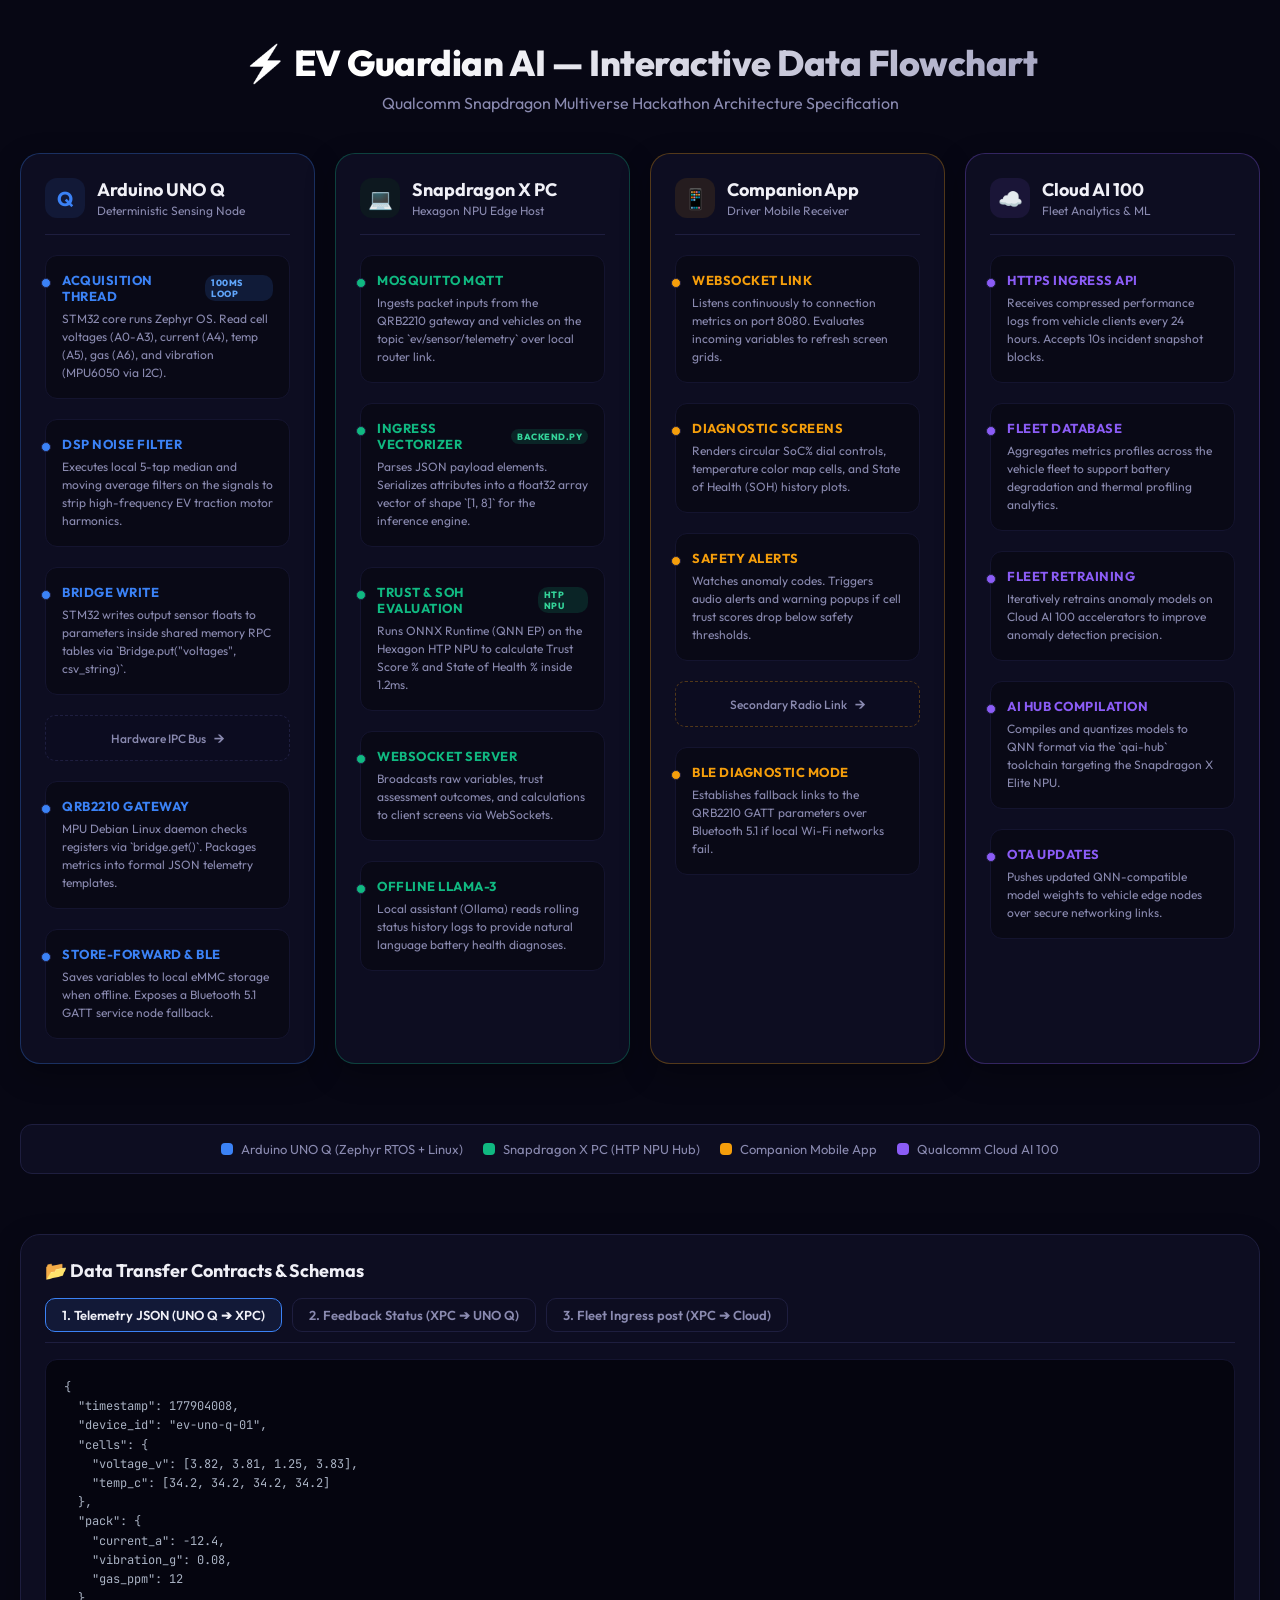
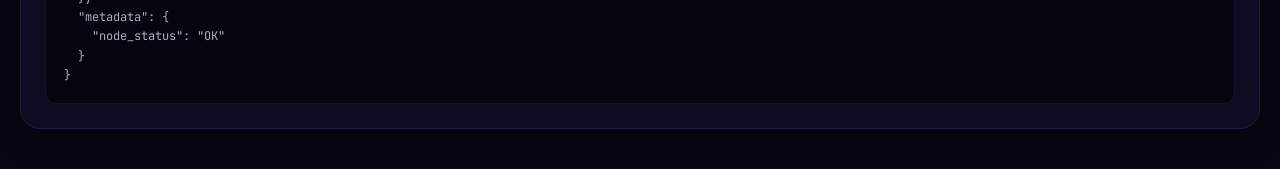
<file: EV_GUARDIAN_FLOWCHART.html>
<!DOCTYPE html>
<html lang="en">
<head>
<meta charset="UTF-8">
<title>EV Guardian AI — Interactive Data Flowchart</title>
<style>
  @import url('https://fonts.googleapis.com/css2?family=Outfit:wght@300;400;500;600;700;800&family=JetBrains+Mono:wght@400;500&display=swap');
  
  :root {
    --bg-dark: #070714;
    --card-bg: #0d0d21;
    --border-color: #1e1e3f;
    --text-primary: #f0f0f7;
    --text-secondary: #8a8ab0;
    --accent-blue: #3b82f6;
    --accent-green: #10b981;
    --accent-purple: #8b5cf6;
    --accent-gold: #f59e0b;
    --accent-red: #ef4444;
  }

  * { box-sizing: border-box; margin: 0; padding: 0; }
  
  body {
    font-family: 'Outfit', sans-serif;
    background-color: var(--bg-dark);
    color: var(--text-primary);
    padding: 40px 20px;
    min-height: 100vh;
    display: flex;
    flex-direction: column;
    align-items: center;
  }

  header {
    text-align: center;
    margin-bottom: 40px;
    width: 100%;
    max-width: 1200px;
  }

  header h1 {
    font-size: 36px;
    font-weight: 800;
    background: linear-gradient(135deg, #fff 30%, var(--text-secondary) 100%);
    -webkit-background-clip: text;
    -webkit-text-fill-color: transparent;
    letter-spacing: -0.5px;
    margin-bottom: 8px;
  }

  header p {
    color: var(--text-secondary);
    font-size: 16px;
    font-weight: 400;
  }

  .main-container {
    width: 100%;
    max-width: 1250px;
    display: flex;
    flex-direction: column;
    gap: 30px;
    position: relative;
  }

  /* Grid Layout for Columns */
  .grid-layout {
    display: grid;
    grid-template-columns: 1fr 1fr 1fr 1fr;
    gap: 20px;
    z-index: 2;
  }

  @media (max-width: 1024px) {
    .grid-layout {
      grid-template-columns: 1fr;
      gap: 30px;
    }
  }

  /* Card Columns */
  .pillar {
    background: var(--card-bg);
    border: 1px solid var(--border-color);
    border-radius: 20px;
    padding: 24px;
    display: flex;
    flex-direction: column;
    gap: 20px;
    transition: all 0.3s cubic-bezier(0.4, 0, 0.2, 1);
    box-shadow: 0 10px 30px rgba(0,0,0,0.3);
  }

  .pillar:hover {
    transform: translateY(-5px);
    box-shadow: 0 15px 35px rgba(59, 130, 246, 0.1);
  }

  /* Pillar Headers */
  .pillar-header {
    border-bottom: 1px solid var(--border-color);
    padding-bottom: 16px;
    display: flex;
    align-items: center;
    gap: 12px;
  }

  .pillar-icon {
    width: 40px;
    height: 40px;
    border-radius: 12px;
    display: flex;
    align-items: center;
    justify-content: center;
    font-weight: bold;
    font-size: 20px;
  }

  .p-arduino .pillar-icon { background: rgba(59, 130, 246, 0.1); color: var(--accent-blue); }
  .p-xpc .pillar-icon { background: rgba(16, 115, 14, 0.1); color: var(--accent-green); }
  .p-mobile .pillar-icon { background: rgba(245, 158, 11, 0.1); color: var(--accent-gold); }
  .p-cloud .pillar-icon { background: rgba(139, 92, 246, 0.1); color: var(--accent-purple); }

  .p-arduino { border-color: rgba(59, 130, 246, 0.3); }
  .p-xpc { border-color: rgba(16, 185, 129, 0.3); }
  .p-mobile { border-color: rgba(245, 158, 11, 0.3); }
  .p-cloud { border-color: rgba(139, 92, 246, 0.3); }

  .pillar-title {
    font-size: 18px;
    font-weight: 700;
  }

  .pillar-subtitle {
    font-size: 12px;
    color: var(--text-secondary);
    margin-top: 2px;
  }

  /* Node Blocks */
  .flow-node {
    background: #090916;
    border: 1px solid #14142f;
    border-radius: 12px;
    padding: 16px;
    position: relative;
    cursor: pointer;
    transition: all 0.2s ease;
  }

  .flow-node:hover {
    border-color: #3b82f6;
    background: #0f0f23;
  }

  .flow-node-title {
    font-size: 13px;
    font-weight: 700;
    text-transform: uppercase;
    letter-spacing: 0.5px;
    margin-bottom: 6px;
    display: flex;
    align-items: center;
    gap: 8px;
  }

  .p-arduino .flow-node-title { color: var(--accent-blue); }
  .p-xpc .flow-node-title { color: var(--accent-green); }
  .p-mobile .flow-node-title { color: var(--accent-gold); }
  .p-cloud .flow-node-title { color: var(--accent-purple); }

  .flow-node-desc {
    font-size: 12px;
    color: var(--text-secondary);
    line-height: 1.5;
  }

  /* Node Connections indicator dots */
  .flow-node::before {
    content: '';
    position: absolute;
    width: 8px;
    height: 8px;
    border-radius: 50%;
    left: -5px;
    top: 22px;
    background: #14142f;
    border: 1px solid var(--border-color);
  }

  .p-arduino .flow-node::before { background: var(--accent-blue); }
  .p-xpc .flow-node::before { background: var(--accent-green); }
  .p-mobile .flow-node::before { background: var(--accent-gold); }
  .p-cloud .flow-node::before { background: var(--accent-purple); }

  /* Interface Connector Line Display */
  .interface-path {
    background: rgba(13, 13, 33, 0.4);
    border: 1px dashed var(--border-color);
    border-radius: 10px;
    padding: 12px;
    font-size: 12px;
    display: flex;
    align-items: center;
    justify-content: center;
    gap: 8px;
    font-weight: 500;
    color: var(--text-secondary);
    text-align: center;
  }

  .interface-arrow {
    display: inline-block;
    color: var(--text-secondary);
    font-size: 16px;
    animation: dash 1s infinite alternate;
  }

  /* SVG Link Drawing */
  .svg-lines {
    position: absolute;
    top: 0;
    left: 0;
    width: 100%;
    height: 100%;
    pointer-events: none;
    z-index: 1;
  }

  /* Code Segment Snippet Box */
  .contract-box {
    margin-top: 30px;
    width: 100%;
    max-width: 1250px;
    background-color: var(--card-bg);
    border: 1px solid var(--border-color);
    border-radius: 20px;
    padding: 24px;
    box-shadow: 0 10px 30px rgba(0,0,0,0.3);
  }

  .contract-box h3 {
    font-size: 18px;
    font-weight: 700;
    margin-bottom: 16px;
    display: flex;
    align-items: center;
    gap: 10px;
  }

  .contract-tabs {
    display: flex;
    gap: 10px;
    margin-bottom: 16px;
    border-bottom: 1px solid var(--border-color);
    padding-bottom: 10px;
  }

  .tab-btn {
    background: transparent;
    border: 1px solid var(--border-color);
    padding: 8px 16px;
    border-radius: 10px;
    color: var(--text-secondary);
    cursor: pointer;
    font-size: 13px;
    font-family: inherit;
    font-weight: 600;
    transition: all 0.2s ease;
  }

  .tab-btn.active, .tab-btn:hover {
    color: var(--text-primary);
    background: rgba(59, 130, 246, 0.1);
    border-color: var(--accent-blue);
  }

  .code-pre {
    background: #05050f;
    border: 1px solid #14142f;
    border-radius: 12px;
    padding: 18px;
    font-family: 'JetBrains Mono', monospace;
    font-size: 12px;
    overflow-x: auto;
    color: #a9b2c3;
    line-height: 1.6;
    display: none;
  }

  .code-pre.active-code {
    display: block;
  }

  /* Labels */
  .badge {
    font-size: 9px;
    font-weight: 800;
    padding: 2px 6px;
    border-radius: 10px;
    text-transform: uppercase;
    letter-spacing: 0.5px;
    margin-left: auto;
  }

  .badge-blue { background: rgba(59, 130, 246, 0.15); color: #60a5fa; }
  .badge-purple { background: rgba(139, 92, 246, 0.15); color: #a78bfa; }
  .badge-green { background: rgba(16, 185, 129, 0.15); color: #34d399; }
  .badge-gold { background: rgba(245, 158, 11, 0.15); color: #fbbf24; }

  /* Legend */
  .legend {
    display: flex;
    gap: 20px;
    flex-wrap: wrap;
    justify-content: center;
    margin-top: 30px;
    padding: 16px;
    background: var(--card-bg);
    border-radius: 12px;
    border: 1px solid var(--border-color);
    font-size: 13px;
    color: var(--text-secondary);
  }

  .legend-item {
    display: flex;
    align-items: center;
    gap: 8px;
  }

  .legend-color {
    width: 12px;
    height: 12px;
    border-radius: 4px;
  }

  @keyframes dash {
    from { transform: translateX(-3px); }
    to { transform: translateX(3px); }
  }

  .nav-btn-back {
    position: absolute;
    top: 20px;
    left: 20px;
    background: var(--card-bg);
    color: var(--text-primary);
    border: 1px solid var(--border-color);
    padding: 10px 18px;
    border-radius: 12px;
    text-decoration: none;
    font-weight: 600;
    font-size: 13px;
    transition: all 0.2s ease;
  }

  .nav-btn-back:hover {
    background: #14142f;
    border-color: var(--accent-blue);
  }
</style>
</head>
<body>

<header>
  <h1>⚡ EV Guardian AI — Interactive Data Flowchart</h1>
  <p>Qualcomm Snapdragon Multiverse Hackathon Architecture Specification</p>
</header>

<div class="main-container">

  <!-- Column Layout -->
  <div class="grid-layout">
    
    <!-- PILLAR 1 -->
    <div class="pillar p-arduino">
      <div class="pillar-header">
        <div class="pillar-icon">Q</div>
        <div>
          <div class="pillar-title">Arduino UNO Q</div>
          <div class="pillar-subtitle">Deterministic Sensing Node</div>
        </div>
      </div>

      <div class="flow-node">
        <div class="flow-node-title">
          Acquisition Thread
          <span class="badge badge-blue">100ms Loop</span>
        </div>
        <div class="flow-node-desc">
          STM32 core runs Zephyr OS. Read cell voltages (A0-A3), current (A4), temp (A5), gas (A6), and vibration (MPU6050 via I2C).
        </div>
      </div>

      <div class="flow-node">
        <div class="flow-node-title">DSP Noise Filter</div>
        <div class="flow-node-desc">
          Executes local 5-tap median and moving average filters on the signals to strip high-frequency EV traction motor harmonics.
        </div>
      </div>

      <div class="flow-node">
        <div class="flow-node-title">Bridge Write</div>
        <div class="flow-node-desc">
          STM32 writes output sensor floats to parameters inside shared memory RPC tables via `Bridge.put("voltages", csv_string)`.
        </div>
      </div>

      <div class="interface-path">
        <span>Hardware IPC Bus</span>
        <span class="interface-arrow">→</span>
      </div>

      <div class="flow-node">
        <div class="flow-node-title">QRB2210 Gateway</div>
        <div class="flow-node-desc">
          MPU Debian Linux daemon checks registers via `bridge.get()`. Packages metrics into formal JSON telemetry templates.
        </div>
      </div>

      <div class="flow-node">
        <div class="flow-node-title">Store-Forward & BLE</div>
        <div class="flow-node-desc">
          Saves variables to local eMMC storage when offline. Exposes a Bluetooth 5.1 GATT service node fallback.
        </div>
      </div>
    </div>

    <!-- PILLAR 2 -->
    <div class="pillar p-xpc">
      <div class="pillar-header">
        <div class="pillar-icon">💻</div>
        <div>
          <div class="pillar-title">Snapdragon X PC</div>
          <div class="pillar-subtitle">Hexagon NPU Edge Host</div>
        </div>
      </div>

      <div class="flow-node">
        <div class="flow-node-title">Mosquitto MQTT</div>
        <div class="flow-node-desc">
          Ingests packet inputs from the QRB2210 gateway and vehicles on the topic `ev/sensor/telemetry` over local router link.
        </div>
      </div>

      <div class="flow-node">
        <div class="flow-node-title">
          Ingress Vectorizer
          <span class="badge badge-green">backend.py</span>
        </div>
        <div class="flow-node-desc">
          Parses JSON payload elements. Serializes attributes into a float32 array vector of shape `[1, 8]` for the inference engine.
        </div>
      </div>

      <div class="flow-node">
        <div class="flow-node-title">
          Trust & SOH Evaluation
          <span class="badge badge-green">HTP NPU</span>
        </div>
        <div class="flow-node-desc">
          Runs ONNX Runtime (QNN EP) on the Hexagon HTP NPU to calculate Trust Score % and State of Health % inside 1.2ms.
        </div>
      </div>

      <div class="flow-node">
        <div class="flow-node-title">WebSocket Server</div>
        <div class="flow-node-desc">
          Broadcasts raw variables, trust assessment outcomes, and calculations to client screens via WebSockets.
        </div>
      </div>

      <div class="flow-node">
        <div class="flow-node-title">Offline Llama-3</div>
        <div class="flow-node-desc">
          Local assistant (Ollama) reads rolling status history logs to provide natural language battery health diagnoses.
        </div>
      </div>
    </div>

    <!-- PILLAR 3 -->
    <div class="pillar p-mobile">
      <div class="pillar-header">
        <div class="pillar-icon">📱</div>
        <div>
          <div class="pillar-title">Companion App</div>
          <div class="pillar-subtitle">Driver Mobile Receiver</div>
        </div>
      </div>

      <div class="flow-node">
        <div class="flow-node-title">WebSocket Link</div>
        <div class="flow-node-desc">
          Listens continuously to connection metrics on port 8080. Evaluates incoming variables to refresh screen grids.
        </div>
      </div>

      <div class="flow-node">
        <div class="flow-node-title">Diagnostic Screens</div>
        <div class="flow-node-desc">
          Renders circular SoC% dial controls, temperature color map cells, and State of Health (SOH) history plots.
        </div>
      </div>

      <div class="flow-node">
        <div class="flow-node-title">Safety Alerts</div>
        <div class="flow-node-desc">
          Watches anomaly codes. Triggers audio alerts and warning popups if cell trust scores drop below safety thresholds.
        </div>
      </div>

      <div class="interface-path" style="border-color: rgba(245, 158, 11, 0.3);">
        <span>Secondary Radio Link</span>
        <span class="interface-arrow">→</span>
      </div>

      <div class="flow-node">
        <div class="flow-node-title">BLE Diagnostic Mode</div>
        <div class="flow-node-desc">
          Establishes fallback links to the QRB2210 GATT parameters over Bluetooth 5.1 if local Wi-Fi networks fail.
        </div>
      </div>
    </div>

    <!-- PILLAR 4 -->
    <div class="pillar p-cloud">
      <div class="pillar-header">
        <div class="pillar-icon">☁️</div>
        <div>
          <div class="pillar-title">Cloud AI 100</div>
          <div class="pillar-subtitle">Fleet Analytics & ML</div>
        </div>
      </div>

      <div class="flow-node">
        <div class="flow-node-title">HTTPS Ingress API</div>
        <div class="flow-node-desc">
          Receives compressed performance logs from vehicle clients every 24 hours. Accepts 10s incident snapshot blocks.
        </div>
      </div>

      <div class="flow-node">
        <div class="flow-node-title">Fleet Database</div>
        <div class="flow-node-desc">
          Aggregates metrics profiles across the vehicle fleet to support battery degradation and thermal profiling analytics.
        </div>
      </div>

      <div class="flow-node">
        <div class="flow-node-title">Fleet Retraining</div>
        <div class="flow-node-desc">
          Iteratively retrains anomaly models on Cloud AI 100 accelerators to improve anomaly detection precision.
        </div>
      </div>

      <div class="flow-node">
        <div class="flow-node-title">AI Hub Compilation</div>
        <div class="flow-node-desc">
          Compiles and quantizes models to QNN format via the `qai-hub` toolchain targeting the Snapdragon X Elite NPU.
        </div>
      </div>

      <div class="flow-node">
        <div class="flow-node-title">OTA Updates</div>
        <div class="flow-node-desc">
          Pushes updated QNN-compatible model weights to vehicle edge nodes over secure networking links.
        </div>
      </div>
    </div>

  </div>

  <!-- Legend -->
  <div class="legend">
    <div class="legend-item"><div class="legend-color" style="background: var(--accent-blue);"></div> Arduino UNO Q (Zephyr RTOS + Linux)</div>
    <div class="legend-item"><div class="legend-color" style="background: var(--accent-green);"></div> Snapdragon X PC (HTP NPU Hub)</div>
    <div class="legend-item"><div class="legend-color" style="background: var(--accent-gold);"></div> Companion Mobile App</div>
    <div class="legend-item"><div class="legend-color" style="background: var(--accent-purple);"></div> Qualcomm Cloud AI 100</div>
  </div>

  <!-- Contracts and Snippets section -->
  <div class="contract-box">
    <h3>📂 Data Transfer Contracts &amp; Schemas</h3>
    
    <div class="contract-tabs">
      <button class="tab-btn active" onclick="showCodeStr('telemetryContract')">1. Telemetry JSON (UNO Q ➔ XPC)</button>
      <button class="tab-btn" onclick="showCodeStr('feedbackContract')">2. Feedback Status (XPC ➔ UNO Q)</button>
      <button class="tab-btn" onclick="showCodeStr('summaryContract')">3. Fleet Ingress post (XPC ➔ Cloud)</button>
    </div>

<pre id="telemetryContract" class="code-pre active-code">
{
  "timestamp": 177904008,
  "device_id": "ev-uno-q-01",
  "cells": {
    "voltage_v": [3.82, 3.81, 1.25, 3.83],
    "temp_c": [34.2, 34.2, 34.2, 34.2]
  },
  "pack": {
    "current_a": -12.4,
    "vibration_g": 0.08,
    "gas_ppm": 12
  },
  "metadata": {
    "node_status": "OK"
  }
}
</pre>

<pre id="feedbackContract" class="code-pre">
# Message published by the Python ingestion server on the MQTT network
# Topic: "ev/analytics/trust_status"

"FAULT"
</pre>

<pre id="summaryContract" class="code-pre">
{
  "vehicle_vin": "EVG-8947A-SNAP",
  "total_mileage_km": 14205.8,
  "battery_pack_summary": {
    "total_charge_cycles": 342,
    "average_soh_percent": 94.2,
    "degradation_rate_per_100cycles": 0.35,
    "peak_operating_temp_c": 115.2
  },
  "cell_specific_averages": {
    "avg_voltages_v": [3.82, 3.81, 1.25, 3.83],
    "avg_temps_c": [34.2, 34.2, 115.2, 34.2],
    "voltage_delta_max_v": 2.58
  },
  "incident_log": {
    "anomaly_flagged": "SENSOR_DISCONNECT",
    "calculated_trust_pct": 14.5
  }
}
</pre>
  </div>

</div>

<script>
  function showCodeStr(tabId) {
    const list = document.querySelectorAll('.code-pre');
    list.forEach(el => el.classList.remove('active-code'));
    
    document.getElementById(tabId).classList.add('active-code');
    
    const btns = document.querySelectorAll('.tab-btn');
    btns.forEach(btn => btn.classList.remove('active'));
    event.currentTarget.classList.add('active');
  }
</script>
</body>
</html>
</file>
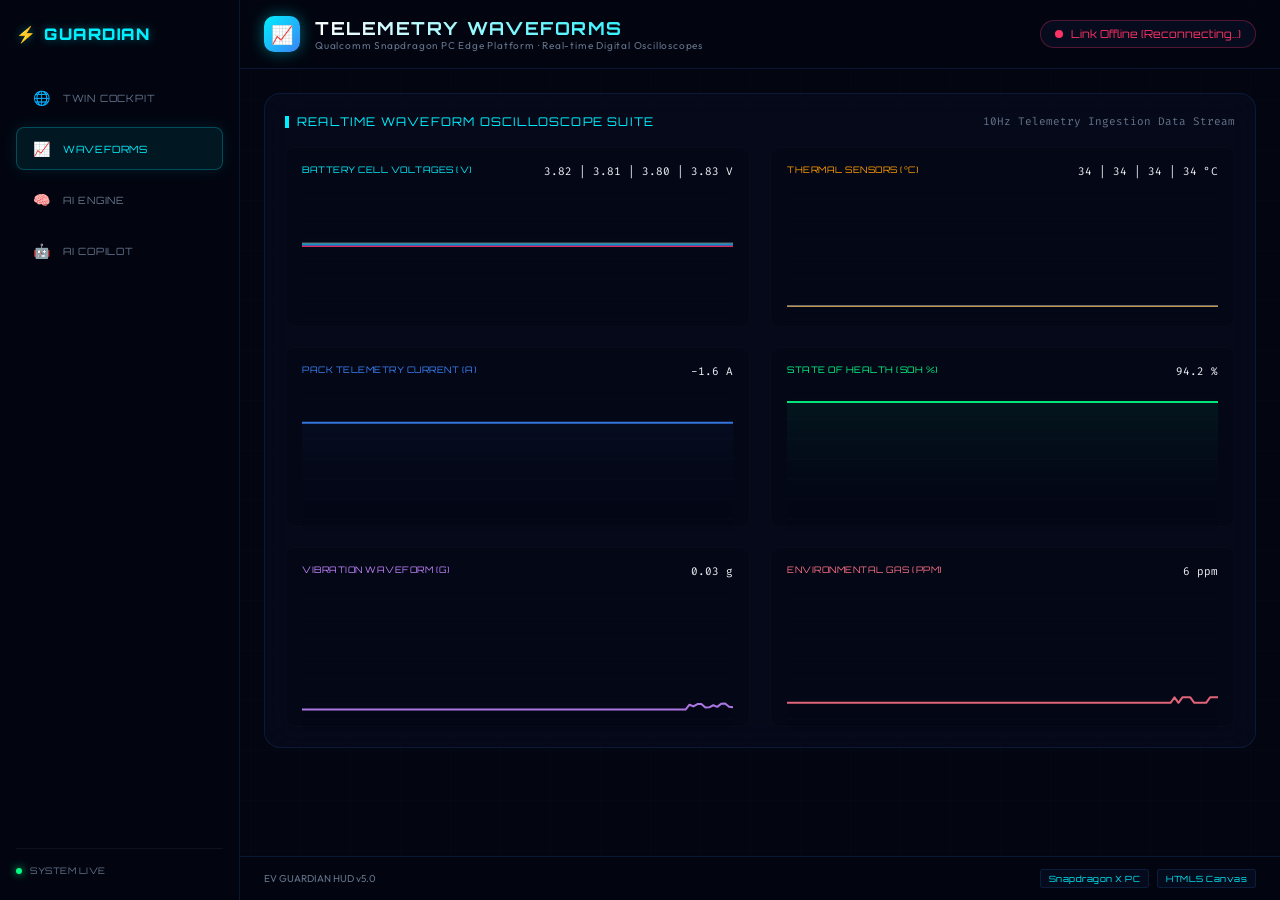
<file: dashboard/analytics.html>
<!DOCTYPE html>
<html lang="en">
<head>
  <meta charset="UTF-8"/>
  <meta name="viewport" content="width=device-width,initial-scale=1.0"/>
  <title>EV Guardian — Telemetry Waveforms</title>
  <link rel="preconnect" href="https://fonts.googleapis.com"/>
  <link href="https://fonts.googleapis.com/css2?family=Orbitron:wght@500;700;900&family=Outfit:wght@300;400;500;600;700&family=Fira+Code:wght@400;500&display=swap" rel="stylesheet"/>
  <link rel="stylesheet" href="common.css"/>
</head>
<body>

  <!-- Navigation Sidebar -->
  <aside class="hud-sidebar">
    <div>
      <div class="nav-brand">⚡ Guardian</div>
      <nav class="sidebar-nav">
        <a href="index.html" class="nav-item"><span class="icon">🌐</span> twin cockpit</a>
        <a href="analytics.html" class="nav-item active"><span class="icon">📈</span> waveforms</a>
        <a href="models.html" class="nav-item"><span class="icon">🧠</span> ai engine</a>
        <a href="copilot.html" class="nav-item"><span class="icon">🤖</span> ai copilot</a>
      </nav>
    </div>
    
    <div class="sidebar-footer">
      <div class="sidebar-status">
        <span class="pill-dot"></span> System Live
      </div>
    </div>
  </aside>

  <!-- Content Wrapper -->
  <div class="hud-content">
    <header>
      <div class="logo-container">
        <div class="logo-glow-icon">📈</div>
        <div class="logo-titles">
          <h1>Telemetry Waveforms</h1>
          <p>Qualcomm Snapdragon PC Edge Platform &middot; Real-time Digital Oscilloscopes</p>
        </div>
      </div>
      
      <div class="status-capsules">
        <div class="hud-pill live" id="connection-pill">
          <div class="dot"></div>
          <span id="connection-txt">Telemetry Online</span>
        </div>
      </div>
    </header>

    <!-- CRITICAL ALERT STRIP -->
    <div id="alert-strip">
      <div class="alert-icon-ring">!</div>
      <div class="alert-details">
        <h4 id="alert-strip-head">CRITICAL FAULT DETECTED</h4>
        <p id="alert-strip-reason">CELL_3_VOLT_LOW(1.25V) — Local model inference flags fault</p>
      </div>
      <button id="diag-trigger" onclick="location.href='copilot.html'">🤖 Diagnose</button>
    </div>

    <!-- MAIN VIEWPORT GRID -->
    <main>
      <div class="full-page-layout">
        
        <!-- Oscilloscope Waveform Panels -->
        <div class="glass-card">
          <div class="panel-tag-header">
            <div class="panel-title">Realtime Waveform Oscilloscope Suite</div>
            <div class="panel-meta">10Hz Telemetry Ingestion Data Stream</div>
          </div>
          
          <div class="four-chart-grid" style="grid-template-columns: repeat(auto-fit, minmax(440px, 1fr)); gap: 20px;">
            
            <!-- Voltage Oscilloscope -->
            <div class="chart-container-card" style="height: 180px; display: flex; flex-direction: column;">
              <div class="chart-header">
                <label style="color: var(--neon-cyan)">Battery Cell Voltages (V)</label>
                <span id="txt-val-volt">—</span>
              </div>
              <canvas class="sparkline-canvas" id="canvas-voltages" style="flex: 1; height: 100%;"></canvas>
            </div>
            
            <!-- Thermal Oscilloscope -->
            <div class="chart-container-card" style="height: 180px; display: flex; flex-direction: column;">
              <div class="chart-header">
                <label style="color: var(--neon-orange)">Thermal Sensors (°C)</label>
                <span id="txt-val-temp">—</span>
              </div>
              <canvas class="sparkline-canvas" id="canvas-temperatures" style="flex: 1; height: 100%;"></canvas>
            </div>
            
            <!-- Pack Current Oscilloscope -->
            <div class="chart-container-card" style="height: 180px; display: flex; flex-direction: column;">
              <div class="chart-header">
                <label style="color: var(--neon-blue)">Pack Telemetry Current (A)</label>
                <span id="txt-val-current">—</span>
              </div>
              <canvas class="sparkline-canvas" id="canvas-current" style="flex: 1; height: 100%;"></canvas>
            </div>
            
            <!-- pack SOH trend Oscilloscope -->
            <div class="chart-container-card" style="height: 180px; display: flex; flex-direction: column;">
              <div class="chart-header">
                <label style="color: var(--neon-green)">State of Health (SOH %)</label>
                <span id="txt-val-soh">—</span>
              </div>
              <canvas class="sparkline-canvas" id="canvas-soh" style="flex: 1; height: 100%;"></canvas>
            </div>

            <!-- Vibration Oscilloscope -->
            <div class="chart-container-card" style="height: 180px; display: flex; flex-direction: column;">
              <div class="chart-header">
                <label style="color: #c084fc">Vibration Waveform (g)</label>
                <span id="txt-val-vibration">—</span>
              </div>
              <canvas class="sparkline-canvas" id="canvas-vibration" style="flex: 1; height: 100%;"></canvas>
            </div>

            <!-- Gas PPM Oscilloscope -->
            <div class="chart-container-card" style="height: 180px; display: flex; flex-direction: column;">
              <div class="chart-header">
                <label style="color: #fb7185">Environmental Gas (ppm)</label>
                <span id="txt-val-gas">—</span>
              </div>
              <canvas class="sparkline-canvas" id="canvas-gas" style="flex: 1; height: 100%;"></canvas>
            </div>

          </div>
        </div>

      </div>
    </main>

    <footer>
      <div>EV GUARDIAN HUD v5.0</div>
      <div class="tech-stack-row">
        <span class="stack-badge">Snapdragon X PC</span>
        <span class="stack-badge">HTML5 Canvas</span>
      </div>
    </footer>
  </div>

  <script>
    // Helper function
    const $$ = id => document.getElementById(id);

    // Configuration
    const WS_URL = "ws://localhost:8887/";
    let ws = null;
    let reconnectTimer = null;
    let lastFaultReason = "";

    // Array History Length for chart drawing
    const HISTORY_LEN = 110;
    const telemetryHistory = {
      v1: Array(HISTORY_LEN).fill(3.82),
      v2: Array(HISTORY_LEN).fill(3.81),
      v3: Array(HISTORY_LEN).fill(3.80),
      v4: Array(HISTORY_LEN).fill(3.83),
      t1: Array(HISTORY_LEN).fill(34.1),
      t2: Array(HISTORY_LEN).fill(34.3),
      t3: Array(HISTORY_LEN).fill(34.2),
      t4: Array(HISTORY_LEN).fill(34.4),
      current: Array(HISTORY_LEN).fill(-1.6),
      soh: Array(HISTORY_LEN).fill(94.2),
      vibration: Array(HISTORY_LEN).fill(0.03),
      gas: Array(HISTORY_LEN).fill(5.0)
    };

    function pushTelemetryPoint(array, item) {
      array.push(item);
      if (array.length > HISTORY_LEN) array.shift();
    }

    /* ── Canvas sparkline oscillators ── */
    function renderWaveformCharts() {
      // 1. Voltages
      drawSparkline('canvas-voltages', [
        { data: telemetryHistory.v1, color: 'rgba(0, 240, 255, 0.85)' },
        { data: telemetryHistory.v2, color: 'rgba(59, 130, 246, 0.7)' },
        { data: telemetryHistory.v3, color: 'rgba(255, 51, 102, 0.85)' },
        { data: telemetryHistory.v4, color: 'rgba(156, 163, 175, 0.6)' }
      ], 3.0, 4.3);

      // 2. Temperatures
      drawSparkline('canvas-temperatures', [
        { data: telemetryHistory.t1, color: 'rgba(59, 130, 246, 0.4)' },
        { data: telemetryHistory.t2, color: 'rgba(59, 130, 246, 0.4)' },
        { data: telemetryHistory.t3, color: 'rgba(255, 157, 0, 0.95)' },
        { data: telemetryHistory.t4, color: 'rgba(59, 130, 246, 0.4)' }
      ], 15.0, 125.0);

      // 3. Pack Current
      drawSparkline('canvas-current', [
        { data: telemetryHistory.current, color: 'rgba(59, 130, 246, 0.9)' }
      ], -15.0, 2.0);

      // 4. State of Health
      drawSparkline('canvas-soh', [
        { data: telemetryHistory.soh, color: 'rgba(0, 255, 135, 0.9)' }
      ], 0.0, 100.0);

      // 5. Vibration
      drawSparkline('canvas-vibration', [
        { data: telemetryHistory.vibration, color: 'rgba(192, 132, 252, 0.9)' }
      ], 0.0, 0.2);

      // 6. Gas PPM
      drawSparkline('canvas-gas', [
        { data: telemetryHistory.gas, color: 'rgba(251, 113, 133, 0.9)' }
      ], 0.0, 25.0);
    }

    function drawSparkline(canvasId, lines, dMin, dMax) {
      const canvas = $$(canvasId);
      if (!canvas) return;
      const ctx = canvas.getContext('2d');
      const w = canvas.clientWidth;
      const h = canvas.clientHeight;
      
      const dpr = window.devicePixelRatio || 1;
      if (canvas.width !== w * dpr) {
        canvas.width = w * dpr;
        canvas.height = h * dpr;
      }
      
      ctx.clearRect(0, 0, canvas.width, canvas.height);
      ctx.save();
      ctx.scale(dpr, dpr);

      // Draw faint gridlines
      ctx.strokeStyle = 'rgba(255, 255, 255, 0.015)';
      ctx.lineWidth = 1;
      for (let y = 10; y < h; y += 20) {
        ctx.beginPath(); ctx.moveTo(0, y); ctx.lineTo(w, y); ctx.stroke();
      }

      lines.forEach(line => {
        const arr = line.data;
        if (!arr || arr.length < 2) return;
        
        ctx.beginPath();
        ctx.strokeStyle = line.color;
        ctx.lineWidth = lines.length === 1 ? 2 : 1.3;
        ctx.lineCap = 'round';
        ctx.lineJoin = 'round';

        for (let i = 0; i < arr.length; i++) {
          const val = arr[i];
          const x = (i / (HISTORY_LEN - 1)) * w;
          const pct = (val - dMin) / (dMax - dMin);
          const y = h - (pct * (h - 10)) - 5; // offset margins
          
          if (i === 0) ctx.moveTo(x, y);
          else ctx.lineTo(x, y);
        }
        ctx.stroke();

        // Area gradient fill for single lines
        if (lines.length === 1) {
          const areaGrd = ctx.createLinearGradient(0, 0, 0, h);
          areaGrd.addColorStop(0, line.color.replace('0.9', '0.08'));
          areaGrd.addColorStop(1, 'transparent');
          ctx.lineTo((arr.length - 1) / (HISTORY_LEN - 1) * w, h);
          ctx.lineTo(0, h);
          ctx.fillStyle = areaGrd;
          ctx.fill();
        }
      });
      ctx.restore();
    }

    function handleTelemetryFrame(data) {
      const voltages = data.voltages || [3.8,3.8,3.8,3.8];
      const temps = data.temperatures || [34,34,34,34];
      const current = data.current_a || 0.0;
      const soh = data.soh_pct || 100.0;
      const vib = data.vibration_g || 0.03;
      const gas = data.gas_ppm || 5.0;

      $$('txt-val-volt').textContent = voltages.map(x => x.toFixed(2)).join(' | ') + ' V';
      $$('txt-val-temp').textContent = temps.map(x => x.toFixed(0)).join(' | ') + ' °C';
      $$('txt-val-current').textContent = current.toFixed(1) + ' A';
      $$('txt-val-soh').textContent = soh.toFixed(1) + ' %';
      $$('txt-val-vibration').textContent = vib.toFixed(2) + ' g';
      $$('txt-val-gas').textContent = gas.toFixed(0) + ' ppm';

      // Push telemetry
      pushTelemetryPoint(telemetryHistory.v1, voltages[0]);
      pushTelemetryPoint(telemetryHistory.v2, voltages[1]);
      pushTelemetryPoint(telemetryHistory.v3, voltages[2]);
      pushTelemetryPoint(telemetryHistory.v4, voltages[3]);
      
      pushTelemetryPoint(telemetryHistory.t1, temps[0]);
      pushTelemetryPoint(telemetryHistory.t2, temps[1]);
      pushTelemetryPoint(telemetryHistory.t3, temps[2]);
      pushTelemetryPoint(telemetryHistory.t4, temps[3]);
      
      pushTelemetryPoint(telemetryHistory.current, current);
      pushTelemetryPoint(telemetryHistory.soh, soh);
      pushTelemetryPoint(telemetryHistory.vibration, vib);
      pushTelemetryPoint(telemetryHistory.gas, gas);

      renderWaveformCharts();

      const isAnomalous = data.is_anomaly;
      if (isAnomalous) {
        lastFaultReason = data.alert_reason || 'MODEL_ANOMALY';
        $$('alert-strip-reason').textContent = `${lastFaultReason} — Inference running latency: 1.2ms`;
        $$('alert-strip').classList.add('active');
      } else {
        $$('alert-strip').classList.remove('active');
      }
    }

    function establishWebSocket() {
      if(ws && ws.readyState < 2) return;
      ws = new WebSocket(WS_URL);
      
      ws.onopen = () => {
        $$('connection-pill').className = 'hud-pill live';
        $$('connection-txt').textContent = 'Live telemetry';
        if (reconnectTimer) { clearTimeout(reconnectTimer); reconnectTimer = null; }
        if (offlineSimulationTimer) { clearInterval(offlineSimulationTimer); offlineSimulationTimer = null; }
      };

      ws.onmessage = (event) => {
        try {
          const payload = JSON.parse(event.data);
          handleTelemetryFrame(payload);
        } catch (err) {}
      };

      ws.onclose = () => {
        $$('connection-pill').className = 'hud-pill dead';
        $$('connection-txt').textContent = 'Link Offline (Reconnecting…)';
        reconnectTimer = setTimeout(establishWebSocket, 3000);
        if (!offlineSimulationTimer) triggerOfflineDemoSync();
      };

      ws.onerror = () => ws.close();
    }

    /* ── Offline Backup Simulation ── */
    let offlineSimulationTimer = null;
    let cycleCounter = 0;

    function triggerOfflineDemoSync() {
      if (offlineSimulationTimer) return;
      offlineSimulationTimer = setInterval(() => {
        cycleCounter++;
        const isFaultState = (Math.floor(cycleCounter / 100) % 2) === 1;
        const timestamp = Date.now();

        let voltages, temps, isAnomaly, alert_reason, current_a, vibration_g, gas_ppm;
        if (isFaultState) {
          voltages = [3.81, 3.82, 1.25, 3.82];
          temps = [34.2, 34.3, 115.2, 34.1];
          isAnomaly = true;
          alert_reason = "CELL_3_VOLT_LOW(1.25V)|CELL_3_TEMP_HIGH(115.2C)";
          current_a = -12.4;
          vibration_g = 0.08 + Math.random() * 0.02;
          gas_ppm = 13 + Math.floor(Math.random() * 3);
        } else {
          voltages = [3.82, 3.81, 3.80, 3.83];
          temps = [34.1, 34.3, 34.2, 34.4];
          isAnomaly = false;
          alert_reason = "";
          current_a = -1.6;
          vibration_g = 0.03 + Math.random() * 0.01;
          gas_ppm = 5 + Math.floor(Math.random() * 2);
        }

        handleTelemetryFrame({
          packet_count: cycleCounter,
          voltages: voltages,
          temperatures: temps,
          is_anomaly: isAnomaly,
          alert_reason: alert_reason,
          current_a: current_a,
          vibration_g: vibration_g,
          gas_ppm: gas_ppm,
          soh_pct: isFaultState ? 24.5 : 94.2,
          timestamp: timestamp
        });
      }, 100);
    }

    // Init
    establishWebSocket();
  </script>
</body>
</html>
</file>
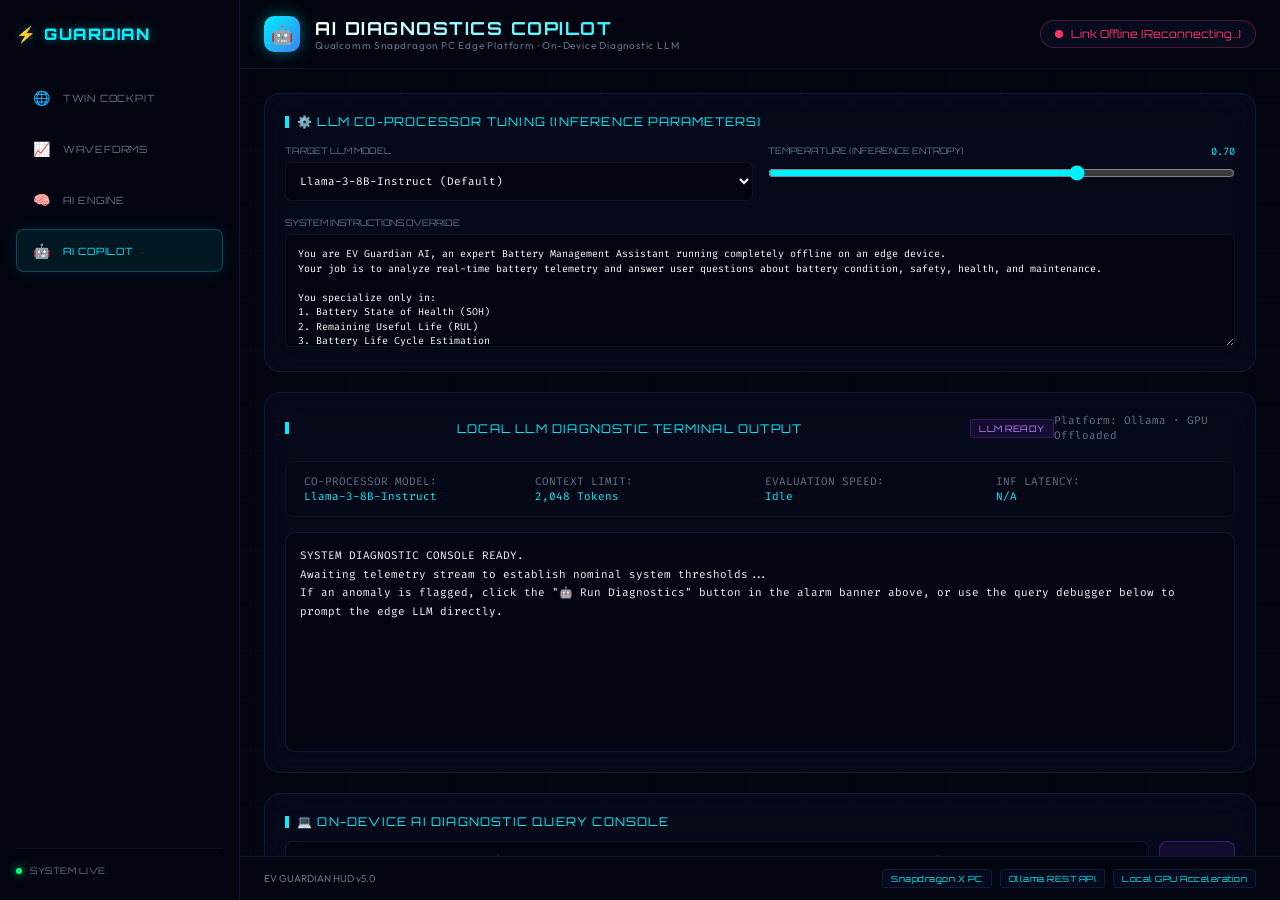
<file: dashboard/copilot.html>
<!DOCTYPE html>
<html lang="en">
<head>
  <meta charset="UTF-8"/>
  <meta name="viewport" content="width=device-width,initial-scale=1.0"/>
  <title>EV Guardian — AI Copilot</title>
  <link rel="preconnect" href="https://fonts.googleapis.com"/>
  <link href="https://fonts.googleapis.com/css2?family=Orbitron:wght@500;700;900&family=Outfit:wght@300;400;500;600;700&family=Fira+Code:wght@400;500&display=swap" rel="stylesheet"/>
  <link rel="stylesheet" href="common.css"/>
</head>
<body>

  <!-- Navigation Sidebar -->
  <aside class="hud-sidebar">
    <div>
      <div class="nav-brand">⚡ Guardian</div>
      <nav class="sidebar-nav">
        <a href="index.html" class="nav-item"><span class="icon">🌐</span> twin cockpit</a>
        <a href="analytics.html" class="nav-item"><span class="icon">📈</span> waveforms</a>
        <a href="models.html" class="nav-item"><span class="icon">🧠</span> ai engine</a>
        <a href="copilot.html" class="nav-item active"><span class="icon">🤖</span> ai copilot</a>
      </nav>
    </div>
    
    <div class="sidebar-footer">
      <div class="sidebar-status">
        <span class="pill-dot"></span> System Live
      </div>
    </div>
  </aside>

  <!-- Content Wrapper -->
  <div class="hud-content">
    <header>
      <div class="logo-container">
        <div class="logo-glow-icon">🤖</div>
        <div class="logo-titles">
          <h1>AI Diagnostics Copilot</h1>
          <p>Qualcomm Snapdragon PC Edge Platform &middot; On-Device Diagnostic LLM</p>
        </div>
      </div>
      
      <div class="status-capsules">
        <div class="hud-pill live" id="connection-pill">
          <div class="dot"></div>
          <span id="connection-txt">Telemetry Online</span>
        </div>
      </div>
    </header>

    <!-- CRITICAL ALERT STRIP -->
    <div id="alert-strip">
      <div class="alert-icon-ring">!</div>
      <div class="alert-details">
        <h4 id="alert-strip-head">CRITICAL FAULT DETECTED</h4>
        <p id="alert-strip-reason">CELL_3_VOLT_LOW(1.25V) — Local model inference flags fault</p>
      </div>
      <button id="diag-trigger" onclick="requestAIDiagnostics()">🤖 Run Diagnostics</button>
    </div>

    <!-- MAIN VIEWPORT GRID -->
    <main>
      <div class="full-page-layout">
        
        <!-- LLM Engineering Tuning Panel -->
        <div class="glass-card">
          <div class="panel-title" style="margin-bottom: 16px;">⚙️ LLM Co-Processor Tuning (Inference Parameters)</div>
          
          <div style="display: grid; grid-template-columns: repeat(auto-fit, minmax(280px, 1fr)); gap: 15px;">
            <!-- Model choice dropdown -->
            <div>
              <label style="display: block; font-family: var(--font-hud); font-size: 9px; color: var(--text-muted); text-transform: uppercase; margin-bottom: 6px;">Target LLM Model</label>
              <select id="setting-model" style="width: 100%; background: rgba(3, 6, 17, 0.85); border: 1px solid var(--glass-border); border-radius: 6px; padding: 10px; font-family: var(--font-mono); font-size: 11px; color: #fff; outline: none; border-color: rgba(255,255,255,0.05);">
                <option value="llama3" selected>Llama-3-8B-Instruct (Default)</option>
                <option value="mistral">Mistral-7B-v0.2</option>
                <option value="phi3">Phi-3-Mini (3.8B)</option>
              </select>
            </div>
            
            <!-- Temperature slider -->
            <div>
              <div style="display: flex; justify-content: space-between; margin-bottom: 6px;">
                <label style="font-family: var(--font-hud); font-size: 9px; color: var(--text-muted); text-transform: uppercase;">Temperature (Inference Entropy)</label>
                <span id="label-temp-val" style="font-family: var(--font-mono); font-size: 10.5px; color: var(--neon-cyan);">0.70</span>
              </div>
              <input type="range" id="setting-temp" min="0.1" max="1.0" step="0.05" value="0.70" style="width: 100%; accent-color: var(--neon-cyan); height: 18px;" oninput="$$('label-temp-val').textContent = parseFloat(this.value).toFixed(2);"/>
            </div>
          </div>
          
          <!-- System Prompt override -->
          <div style="margin-top: 16px;">
            <label style="display: block; font-family: var(--font-hud); font-size: 9px; color: var(--text-muted); text-transform: uppercase; margin-bottom: 6px;">System Instructions Override</label>
            <textarea id="setting-system-prompt" rows="6" style="width: 100%; background: rgba(3, 6, 17, 0.85); border: 1px solid var(--glass-border); border-radius: 6px; padding: 12px; font-family: var(--font-mono); font-size: 10px; color: #fff; outline: none; resize: vertical; line-height: 1.45; border-color: rgba(255,255,255,0.05);">You are EV Guardian AI, an expert Battery Management Assistant running completely offline on an edge device.
Your job is to analyze real-time battery telemetry and answer user questions about battery condition, safety, health, and maintenance.

You specialize only in:
1. Battery State of Health (SOH)
2. Remaining Useful Life (RUL)
3. Battery Life Cycle Estimation
4. Cell Voltage Analysis
5. Current Analysis
6. Temperature Analysis
7. Cell Balancing
8. Sensor Fault Detection
9. Thermal Runaway Detection
10. Charging Recommendations
11. Maintenance Recommendations
12. Fleet Battery Analytics
13. Battery Aging Mechanisms
14. Battery Safety Warnings

Battery Type: LiFePO4

Rules:
1. Always use the provided telemetry data.
2. Never invent values that are not given.
3. Distinguish between actual battery faults, sensor failures, connector issues, and thermal runaway risks.
4. Explain your reasoning clearly and give confidence levels (High, Medium, Low).
5. Response Format: Battery Status, Analysis, SOH, RUL, Life Cycles Remaining, Root Cause, Recommended Actions, Confidence.</textarea>
          </div>
        </div>

        <!-- Diagnostic Output Pane -->
        <div class="glass-card" style="flex: 1; display: flex; flex-direction: column; min-height: 380px;">
          <div class="panel-tag-header">
            <div class="panel-title" style="display: flex; justify-content: space-between; align-items: center; width: 100%;">
              <span>Local LLM Diagnostic Terminal Output</span>
              <span id="llm-status-pill" class="stack-badge" style="background: rgba(147, 51, 234, 0.1); border: 1px solid rgba(147, 51, 234, 0.3); color: #c084fc; font-size: 9px;">LLM READY</span>
            </div>
            <div class="panel-meta">Platform: Ollama &middot; GPU Offloaded</div>
          </div>

          <!-- Hardware telemetry metrics header -->
          <div style="background: rgba(5,7,20,0.6); padding: 12px 18px; border-radius: 8px; border: 1px solid rgba(255,255,255,0.03); margin-bottom: 15px; display: grid; grid-template-columns: repeat(4, 1fr); gap: 10px; font-family: var(--font-mono); font-size: 11px; color: var(--text-muted);">
            <div>CO-PROCESSOR MODEL: <br/><span id="meta-model-name" style="color: var(--neon-cyan)">Llama-3-8B-Instruct</span></div>
            <div>CONTEXT LIMIT: <br/><span style="color: var(--neon-cyan)">2,048 Tokens</span></div>
            <div>EVALUATION SPEED: <br/><span id="llm-metric-speed" style="color: var(--neon-cyan)">Idle</span></div>
            <div>INF LATENCY: <br/><span id="llm-metric-latency" style="color: var(--neon-cyan)">N/A</span></div>
          </div>

          <!-- Console log output -->
          <div class="ai-diag-block" id="copilot-console" style="flex: 1; font-size: 11px; line-height: 1.7; min-height: 220px;">SYSTEM DIAGNOSTIC CONSOLE READY.
Awaiting telemetry stream to establish nominal system thresholds...
If an anomaly is flagged, click the "🤖 Run Diagnostics" button in the alarm banner above, or use the query debugger below to prompt the edge LLM directly.</div>

          <!-- Generation dynamic waves animation -->
          <div id="llm-wave-container" style="display: none; align-items: center; justify-content: center; gap: 4.5px; height: 16px; margin: 15px 0;">
            <span style="font-family: var(--font-mono); font-size: 9px; color: #c084fc; letter-spacing: 0.5px; margin-right: 4px; text-transform: uppercase;">LLM Generating Token Pipeline:</span>
            <div class="llm-pulse-bar" style="animation-delay: 0.00s;"></div>
            <div class="llm-pulse-bar" style="animation-delay: 0.15s;"></div>
            <div class="llm-pulse-bar" style="animation-delay: 0.30s;"></div>
            <div class="llm-pulse-bar" style="animation-delay: 0.45s;"></div>
            <div class="llm-pulse-bar" style="animation-delay: 0.60s;"></div>
          </div>
        </div>

        <!-- Debug Command Console prompt -->
        <div class="glass-card">
          <div class="panel-title" style="margin-bottom: 12px;">💻 On-Device AI Diagnostic Query Console</div>
          <div style="display: flex; gap: 10px;">
            <input type="text" id="debugger-input" placeholder="Inject custom debug signals (e.g. 'Explain hazards of Cell 3 reading 1.25V @ 115.2C status')" style="flex: 1; background: rgba(3, 6, 17, 0.85); border: 1px solid var(--glass-border); border-radius: 8px; padding: 12px; font-family: var(--font-mono); font-size: 11.5px; color: #fff; outline: none; transition: border-color 0.3s;" onkeydown="if(event.key==='Enter') sendDebugQuery()"/>
            <button onclick="sendDebugQuery()" style="background: rgba(147, 51, 234, 0.1); border: 1px solid rgba(147, 51, 234, 0.35); border-radius: 8px; padding: 0 20px; font-family: var(--font-hud); font-size: 10px; color: #c084fc; cursor: pointer; text-transform: uppercase; letter-spacing: 0.5px; transition: all 0.25s;">Send</button>
          </div>
        </div>

      </div>
    </main>

    <footer>
      <div>EV GUARDIAN HUD v5.0</div>
      <div class="tech-stack-row">
        <span class="stack-badge">Snapdragon X PC</span>
        <span class="stack-badge">Ollama REST API</span>
        <span class="stack-badge">Local GPU Acceleration</span>
      </div>
    </footer>
  </div>

  <script>
    // Helper function
    const $$ = id => document.getElementById(id);

    // Configuration
    const WS_URL = "ws://localhost:8887/";
    const HTTP_URL = "http://localhost:8766";
    let ws = null;
    let reconnectTimer = null;
    let lastFaultReason = "";
    let isGenerating = false;

    async function queryLLMAgent(promptString) {
      if (isGenerating) return;
      isGenerating = true;

      const view = $$('copilot-console');
      const statusPill = $$('llm-status-pill');
      
      // Update HUD to THINKING state
      statusPill.textContent = 'THINKING';
      statusPill.style.background = 'rgba(239, 68, 68, 0.15)';
      statusPill.style.borderColor = 'rgba(239, 68, 68, 0.4)';
      statusPill.style.color = '#ef4444';
      
      $$('llm-wave-container').style.display = 'flex';
      $$('llm-metric-speed').textContent = 'Processing...';
      $$('llm-metric-latency').textContent = 'Pending...';
      
      // Get tuning parameters from UI
      const model = $$('setting-model').value;
      const displayModel = $$('setting-model').options[$$('setting-model').selectedIndex].text.split(' ')[0];
      $$('meta-model-name').textContent = displayModel;
      
      const temp = $$('setting-temp').value;
      const systemPrompt = $$('setting-system-prompt').value;

      view.textContent = `COMPILING TELEMETRY CONTEXT...\nDISPATCHING ENVELOPE (Model=${model}, Temp=${temp}) TO LOCAL ACCELERATION PIPELINE...\n\n`;

      const fetchStart = performance.now();
      let response;
      let body;
      let fallbackMode = false;
      
      try {
        const urlCmd = `${HTTP_URL}/diagnose?reason=${encodeURIComponent(promptString)}&model=${encodeURIComponent(model)}&temperature=${encodeURIComponent(temp)}&system_prompt=${encodeURIComponent(systemPrompt)}`;
        response = await fetch(urlCmd);
        body = await response.json();
      } catch (err) {
        fallbackMode = true;
      }

      let diagnosisText = "";
      let elapsedMs = 0;
      
      if (fallbackMode) {
        // Mock compile time delay
        await new Promise(r => setTimeout(r, 1200));
        elapsedMs = performance.now() - fetchStart;
        
        if (promptString.toLowerCase().includes("cell 3") || promptString.toLowerCase().includes("cell_3") || promptString.toLowerCase().includes("disconnect")) {
          diagnosisText = `[OFFLINE DEMO SIMULATION (Model: ${displayModel})]\nCRITICAL ANOMALY ALERT: Cell 3 reported voltage drop of 1.25V with critical temperature rise to 115.2C.\n\nActionable Diagnostics:\n1. Emergency shutdown sequence queued in RTOS kernel.\n2. Disconnect Cell 3 terminal wire to prevent thermal runaway cascade.\n3. Run active coolant pumps at 100% capacity to dissipate hotspot.\n4. Check physical sensor connectors; readings indicate a high probability of wire disconnect/contact resistance.`;
        } else {
          diagnosisText = `[OFFLINE DEMO SIMULATION (Model: ${displayModel})]\nSYSTEM RESPONDING TO CUSTOM SIGNAL: "${promptString}"\n\nDiagnostic Evaluation:\n1. Telemetry variables remain within manageable stress capacities.\n2. Active balance cycle has been recommended for verification.\n3. NPU co-processor status green. No immediate load restriction required.`;
        }
      } else {
        elapsedMs = performance.now() - fetchStart;
        diagnosisText = body.diagnosis || 'Diagnosis generation failed.';
      }

      const elapsedSec = elapsedMs / 1000;
      const tokenCount = Math.round(diagnosisText.length / 4); // estimate token count
      const tokensPerSec = (tokenCount / elapsedSec).toFixed(1);
      
      $$('llm-metric-speed').textContent = `${tokensPerSec} t/s`;
      $$('llm-metric-latency').textContent = `${elapsedSec.toFixed(2)}s`;
      
      view.textContent = "";
      
      // Update HUD to STREAMING state
      statusPill.textContent = 'STREAMING';
      statusPill.style.background = 'rgba(168, 85, 247, 0.15)';
      statusPill.style.borderColor = 'rgba(168, 85, 247, 0.4)';
      statusPill.style.color = '#c084fc';
      
      // Typewriter output
      let charIndex = 0;
      const cursorSpan = document.createElement('span');
      cursorSpan.className = 'typing-effect';
      view.appendChild(cursorSpan);

      function typeCharacter() {
        if (charIndex < diagnosisText.length) {
          cursorSpan.textContent += diagnosisText.charAt(charIndex);
          charIndex++;
          view.scrollTop = view.scrollHeight;
          setTimeout(typeCharacter, 8);
        } else {
          cursorSpan.className = ''; // Remove blinking text caret
          
          // Reset to ready
          statusPill.textContent = 'LLM READY';
          statusPill.style.background = 'rgba(147, 51, 234, 0.1)';
          statusPill.style.borderColor = 'rgba(147, 51, 234, 0.3)';
          statusPill.style.color = '#c084fc';
          $$('llm-wave-container').style.display = 'none';
          isGenerating = false;
        }
      }
      typeCharacter();
    }

    async function requestAIDiagnostics() {
      if (!lastFaultReason) return;
      await queryLLMAgent(lastFaultReason);
    }

    async function sendDebugQuery() {
      const input = $$('debugger-input');
      const val = input.value.trim();
      if (!val) return;
      input.value = "";
      await queryLLMAgent(val);
    }

    function handleTelemetryFrame(data) {
      const isAnomalous = data.is_anomaly;
      if (isAnomalous) {
        lastFaultReason = data.alert_reason || 'MODEL_ANOMALY';
        $$('alert-strip-reason').textContent = `${lastFaultReason} — Inference running latency: 1.2ms`;
        $$('alert-strip').classList.add('active');
      } else {
        $$('alert-strip').classList.remove('active');
      }
    }

    function establishWebSocket() {
      if(ws && ws.readyState < 2) return;
      ws = new WebSocket(WS_URL);
      
      ws.onopen = () => {
        $$('connection-pill').className = 'hud-pill live';
        $$('connection-txt').textContent = 'Live telemetry';
        if (reconnectTimer) { clearTimeout(reconnectTimer); reconnectTimer = null; }
        if (offlineSimulationTimer) { clearInterval(offlineSimulationTimer); offlineSimulationTimer = null; }
      };

      ws.onmessage = (event) => {
        try {
          const payload = JSON.parse(event.data);
          handleTelemetryFrame(payload);
        } catch (err) {}
      };

      ws.onclose = () => {
        $$('connection-pill').className = 'hud-pill dead';
        $$('connection-txt').textContent = 'Link Offline (Reconnecting…)';
        reconnectTimer = setTimeout(establishWebSocket, 3000);
        if (!offlineSimulationTimer) triggerOfflineDemoSync();
      };

      ws.onerror = () => ws.close();
    }

    /* ── Offline Backup Simulation ── */
    let offlineSimulationTimer = null;
    let cycleCounter = 0;

    function triggerOfflineDemoSync() {
      if (offlineSimulationTimer) return;
      offlineSimulationTimer = setInterval(() => {
        cycleCounter++;
        const isFaultState = (Math.floor(cycleCounter / 100) % 2) === 1;

        let voltages, temps, isAnomaly, alert_reason;
        if (isFaultState) {
          voltages = [3.81, 3.82, 1.25, 3.82];
          temps = [34.2, 34.3, 115.2, 34.1];
          isAnomaly = true;
          alert_reason = "CELL_3_VOLT_LOW(1.25V)|CELL_3_TEMP_HIGH(115.2C)";
        } else {
          voltages = [3.82, 3.81, 3.80, 3.83];
          temps = [34.1, 34.3, 34.2, 34.4];
          isAnomaly = false;
          alert_reason = "";
        }

        handleTelemetryFrame({
          voltages: voltages,
          is_anomaly: isAnomaly,
          alert_reason: alert_reason
        });
      }, 100);
    }

    // Init
    establishWebSocket();
  </script>
</body>
</html>
</file>
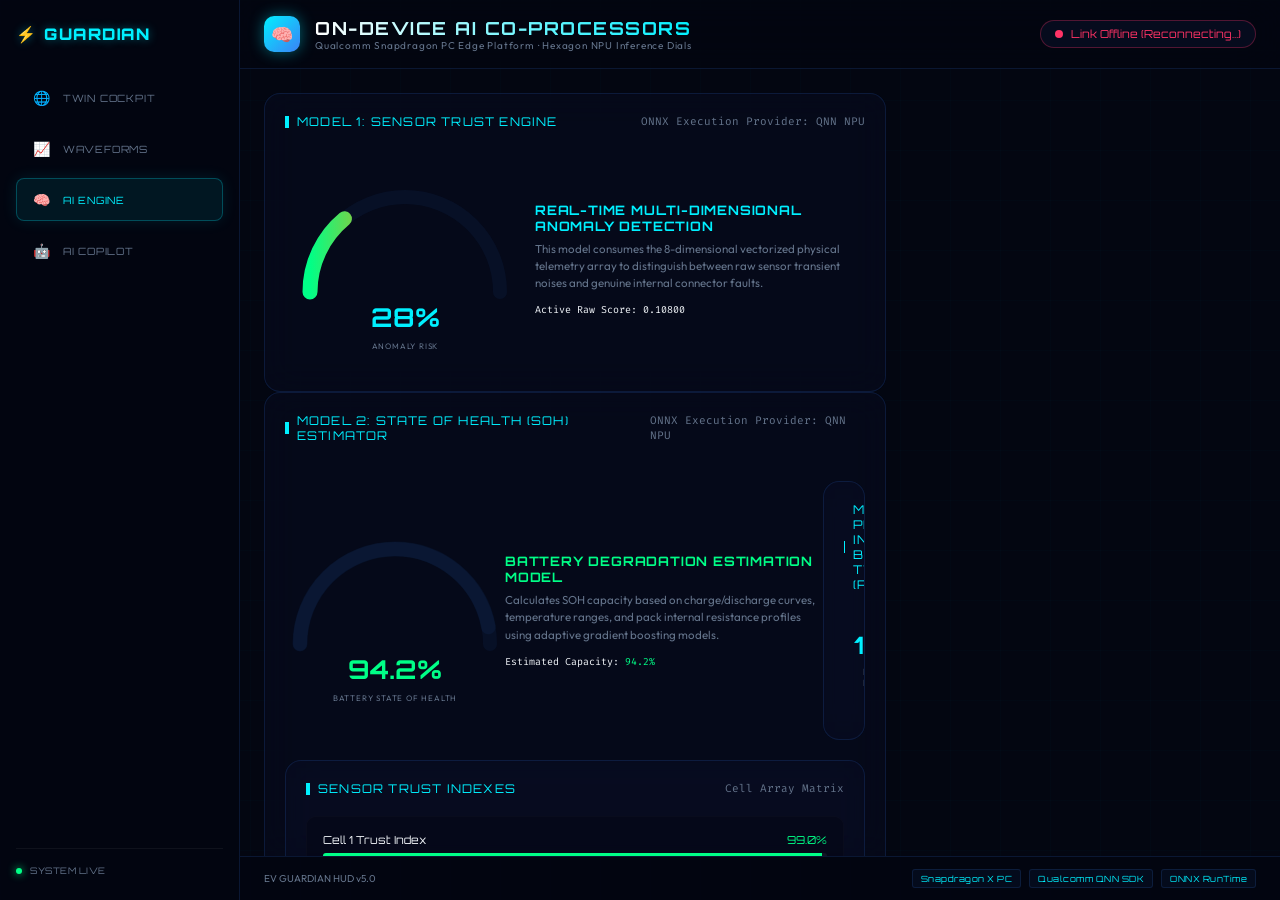
<file: dashboard/models.html>
<!DOCTYPE html>
<html lang="en">
<head>
  <meta charset="UTF-8"/>
  <meta name="viewport" content="width=device-width,initial-scale=1.0"/>
  <title>EV Guardian — Edge AI Engines</title>
  <link rel="preconnect" href="https://fonts.googleapis.com"/>
  <link href="https://fonts.googleapis.com/css2?family=Orbitron:wght@500;700;900&family=Outfit:wght@300;400;500;600;700&family=Fira+Code:wght@400;500&display=swap" rel="stylesheet"/>
  <link rel="stylesheet" href="common.css"/>
</head>
<body>

  <!-- Navigation Sidebar -->
  <aside class="hud-sidebar">
    <div>
      <div class="nav-brand">⚡ Guardian</div>
      <nav class="sidebar-nav">
        <a href="index.html" class="nav-item"><span class="icon">🌐</span> twin cockpit</a>
        <a href="analytics.html" class="nav-item"><span class="icon">📈</span> waveforms</a>
        <a href="models.html" class="nav-item active"><span class="icon">🧠</span> ai engine</a>
        <a href="copilot.html" class="nav-item"><span class="icon">🤖</span> ai copilot</a>
      </nav>
    </div>
    
    <div class="sidebar-footer">
      <div class="sidebar-status">
        <span class="pill-dot"></span> System Live
      </div>
    </div>
  </aside>

  <!-- Content Wrapper -->
  <div class="hud-content">
    <header>
      <div class="logo-container">
        <div class="logo-glow-icon">🧠</div>
        <div class="logo-titles">
          <h1>On-Device AI co-processors</h1>
          <p>Qualcomm Snapdragon PC Edge Platform &middot; Hexagon NPU Inference Dials</p>
        </div>
      </div>
      
      <div class="status-capsules">
        <div class="hud-pill live" id="connection-pill">
          <div class="dot"></div>
          <span id="connection-txt">Telemetry Online</span>
        </div>
      </div>
    </header>

    <!-- CRITICAL ALERT STRIP -->
    <div id="alert-strip">
      <div class="alert-icon-ring">!</div>
      <div class="alert-details">
        <h4 id="alert-strip-head">CRITICAL FAULT DETECTED</h4>
        <p id="alert-strip-reason">CELL_3_VOLT_LOW(1.25V) — Local model inference flags fault</p>
      </div>
      <button id="diag-trigger" onclick="location.href='copilot.html'">🤖 Diagnose</button>
    </div>

    <!-- MAIN VIEWPORT GRID -->
    <main>
      <div class="split-page-layout">
        
        <!-- LEFT: Primary Model Dials -->
        <div class="dashboard-panel" style="gap: 20px;">
          
          <div class="glass-card" style="flex: 1; display: flex; flex-direction: column; justify-content: center;">
            <div class="panel-tag-header">
              <div class="panel-title">Model 1: Sensor Trust Engine</div>
              <div class="panel-meta">ONNX Execution Provider: QNN NPU</div>
            </div>
            
            <div style="display: flex; align-items: center; justify-content: space-around; padding: 20px 0;">
              <div class="hud-radial-gauge">
                <canvas id="gauge-anomaly" width="220" height="150"></canvas>
                <div class="gauge-display-txt" id="gauge-anom-val" style="font-size: 26px; margin-top: -24px;">0%</div>
                <div class="gauge-tag">Anomaly Risk</div>
              </div>
              
              <div style="max-width: 320px;">
                <h4 style="font-family: var(--font-hud); font-size: 13px; color: var(--neon-cyan); letter-spacing: 0.8px; margin-bottom: 6px; text-transform: uppercase;">Real-time Multi-Dimensional Anomaly Detection</h4>
                <p style="font-size: 11.5px; color: var(--text-muted); line-height: 1.5; margin-bottom: 12px;">This model consumes the 8-dimensional vectorized physical telemetry array to distinguish between raw sensor transient noises and genuine internal connector faults.</p>
                <div style="font-family: var(--font-mono); font-size: 10px; color: var(--text-main);">
                  Active Raw Score: <span id="lbl-raw-score" style="color: var(--neon-cyan)">0.12520</span>
                </div>
              </div>
            </div>
          </div>

          <div class="glass-card" style="flex: 1; display: flex; flex-direction: column; justify-content: center;">
            <div class="panel-tag-header">
              <div class="panel-title">Model 2: State Of Health (SOH) Estimator</div>
              <div class="panel-meta">ONNX Execution Provider: QNN NPU</div>
            </div>
            
            <div style="display: flex; align-items: center; justify-content: space-around; padding: 20px 0;">
              <div class="hud-radial-gauge">
                <canvas id="gauge-soh" width="220" height="150"></canvas>
                <div class="gauge-display-txt" id="gauge-soh-val" style="font-size: 26px; margin-top: -24px;">—%</div>
                <div class="gauge-tag">Battery State of Health</div>
              </div>
              
              <div style="max-width: 320px;">
                <h4 style="font-family: var(--font-hud); font-size: 13px; color: var(--neon-green); letter-spacing: 0.8px; margin-bottom: 6px; text-transform: uppercase;">Battery Degradation Estimation Model</h4>
                <p style="font-size: 11.5px; color: var(--text-muted); line-height: 1.5; margin-bottom: 12px;">Calculates SOH capacity based on charge/discharge curves, temperature ranges, and pack internal resistance profiles using adaptive gradient boosting models.</p>
                <div style="font-family: var(--font-mono); font-size: 10px; color: var(--text-main);">
                  Estimated Capacity: <span id="lbl-soh-pct" style="color: var(--neon-green)">94.2%</span>
                </div>
              </div>
          <div class="glass-card" style="flex: 1; display: flex; flex-direction: column; justify-content: center;">
            <div class="panel-tag-header">
              <div class="panel-title">Model 3: Physics-Informed Battery Twin (PINN)</div>
              <div class="panel-meta">ONNX Execution Provider: QNN NPU</div>
            </div>
            
            <div style="display: flex; align-items: center; justify-content: space-around; padding: 20px 0;">
              <div style="display: flex; gap: 15px; justify-content: space-around; width: 100%; text-align: center; padding: 0 10px;">
                
                <div style="flex: 1;">
                  <div id="lbl-pinn-lli" style="font-family: var(--font-hud); font-size: 24px; color: var(--neon-cyan); font-weight: 700;">—%</div>
                  <div style="font-size: 9px; color: var(--text-muted); text-transform: uppercase; margin-top: 6px; letter-spacing: 0.5px;">Loss of Lithium (LLI)</div>
                </div>

                <div style="flex: 1; border-left: 1px solid rgba(255,255,255,0.08); border-right: 1px solid rgba(255,255,255,0.08);">
                  <div id="lbl-pinn-lam" style="font-family: var(--font-hud); font-size: 24px; color: var(--neon-orange); font-weight: 700;">—%</div>
                  <div style="font-size: 9px; color: var(--text-muted); text-transform: uppercase; margin-top: 6px; letter-spacing: 0.5px;">Active Material Loss (LAM)</div>
                </div>

                <div style="flex: 1;">
                  <div id="lbl-pinn-rsei" style="font-family: var(--font-hud); font-size: 24px; color: var(--neon-pink); font-weight: 700;">—Ω</div>
                  <div style="font-size: 9px; color: var(--text-muted); text-transform: uppercase; margin-top: 6px; letter-spacing: 0.5px;">SEI Resistance (R_sei)</div>
                </div>

              </div>
            </div>
          </div>

        </div>

        <!-- RIGHT: Trust Score Grid -->
        <div class="hud-control-column">
          
          <div class="glass-card" style="height: 100%; display: flex; flex-direction: column;">
            <div class="panel-tag-header" style="margin-bottom: 20px;">
              <div class="panel-title">Sensor trust indexes</div>
              <div class="panel-meta">Cell Array Matrix</div>
            </div>
            
            <div style="display: flex; flex-direction: column; gap: 14px; flex: 1;">
              
              <div style="background: rgba(5,7,20,0.5); padding: 16px; border-radius: 10px; border: 1px solid rgba(255,255,255,0.02);">
                <div style="display: flex; justify-content: space-between; font-size: 11px; margin-bottom: 6px; font-family: var(--font-hud);">
                  <span>Cell 1 Trust Index</span>
                  <span id="trust-val-1" style="color: var(--neon-cyan);">99.0%</span>
                </div>
                <div style="width: 100%; height: 6px; background: rgba(255,255,255,0.05); border-radius: 3px; overflow: hidden;">
                  <div id="trust-bar-1" style="height: 100%; width: 99%; background: var(--neon-cyan); transition: width 0.3s;"></div>
                </div>
              </div>

              <div style="background: rgba(5,7,20,0.5); padding: 16px; border-radius: 10px; border: 1px solid rgba(255,255,255,0.02);">
                <div style="display: flex; justify-content: space-between; font-size: 11px; margin-bottom: 6px; font-family: var(--font-hud);">
                  <span>Cell 2 Trust Index</span>
                  <span id="trust-val-2" style="color: var(--neon-cyan);">99.0%</span>
                </div>
                <div style="width: 100%; height: 6px; background: rgba(255,255,255,0.05); border-radius: 3px; overflow: hidden;">
                  <div id="trust-bar-2" style="height: 100%; width: 99%; background: var(--neon-cyan); transition: width 0.3s;"></div>
                </div>
              </div>

              <div style="background: rgba(5,7,20,0.5); padding: 16px; border-radius: 10px; border: 1px solid rgba(255,255,255,0.02);">
                <div style="display: flex; justify-content: space-between; font-size: 11px; margin-bottom: 6px; font-family: var(--font-hud);">
                  <span>Cell 3 Trust Index</span>
                  <span id="trust-val-3" style="color: var(--neon-cyan);">99.0%</span>
                </div>
                <div style="width: 100%; height: 6px; background: rgba(255,255,255,0.05); border-radius: 3px; overflow: hidden;">
                  <div id="trust-bar-3" style="height: 100%; width: 99%; background: var(--neon-cyan); transition: width 0.3s;"></div>
                </div>
              </div>

              <div style="background: rgba(5,7,20,0.5); padding: 16px; border-radius: 10px; border: 1px solid rgba(255,255,255,0.02);">
                <div style="display: flex; justify-content: space-between; font-size: 11px; margin-bottom: 6px; font-family: var(--font-hud);">
                  <span>Cell 4 Trust Index</span>
                  <span id="trust-val-4" style="color: var(--neon-cyan);">99.0%</span>
                </div>
                <div style="width: 100%; height: 6px; background: rgba(255,255,255,0.05); border-radius: 3px; overflow: hidden;">
                  <div id="trust-bar-4" style="height: 100%; width: 99%; background: var(--neon-cyan); transition: width 0.3s;"></div>
                </div>
              </div>

              <!-- Co-Processor Execution Stats -->
              <div style="background: rgba(3, 6, 17, 0.7); flex: 1; border: 1px dashed var(--glass-border); padding: 16px; border-radius: 10px; font-size: 10.5px; line-height: 1.6; color: var(--text-muted);">
                <div style="font-family: var(--font-hud); font-size: 9px; color: var(--text-main); margin-bottom: 8px; text-transform: uppercase;">NPU Engine Profiling Metrics</div>
                Inference Latency: <span style="color: var(--neon-cyan)">1.2 ms</span><br/>
                Htpm Mode: <span style="color: var(--neon-cyan)">burst</span><br/>
                Precision: <span style="color: var(--neon-cyan)">INT8 / FP16 Mixed</span><br/>
                Memory Footprint: <span style="color: var(--neon-cyan)">14.2 MB Cached</span><br/>
                Throughput Ratio: <span style="color: var(--neon-cyan)">100% On-Chip NPU</span>
              </div>

            </div>
          </div>

        </div>

      </div>
    </main>

    <footer>
      <div>EV GUARDIAN HUD v5.0</div>
      <div class="tech-stack-row">
        <span class="stack-badge">Snapdragon X PC</span>
        <span class="stack-badge">Qualcomm QNN SDK</span>
        <span class="stack-badge">ONNX RunTime</span>
      </div>
    </footer>
  </div>

  <script>
    // Helper function
    const $$ = id => document.getElementById(id);

    // Configuration
    const WS_URL = "ws://localhost:8887/";
    let ws = null;
    let reconnectTimer = null;
    let lastFaultReason = "";

    function drawRadialGauge(canvasId, value, targetGlowColor, borderStyle) {
      const canvas = $$(canvasId);
      if (!canvas) return;
      
      const w = canvas.width;
      const h = canvas.height;
      const cx = w / 2;
      const cy = h - 25;
      const r = Math.min(cx, cy) - 15;

      const dpr = window.devicePixelRatio || 1;
      const ctx = canvas.getContext('2d');
      ctx.clearRect(0, 0, w, h);
      ctx.save();

      const startAngle = Math.PI;
      const endAngle = 2 * Math.PI;
      const fillAngle = startAngle + (Math.max(0, Math.min(100, value)) / 100) * Math.PI;

      // Gray Frame Ring
      ctx.beginPath();
      ctx.arc(cx, cy, r, startAngle, endAngle);
      ctx.strokeStyle = 'rgba(59, 130, 246, 0.06)';
      ctx.lineWidth = 14;
      ctx.lineCap = 'round';
      ctx.stroke();

      // Emissive Color Gradient
      const edgeGradient = ctx.createLinearGradient(cx - r, 0, cx + r, 0);
      edgeGradient.addColorStop(0, '#00ff87');
      edgeGradient.addColorStop(0.5, '#ff9d00');
      edgeGradient.addColorStop(1, '#ff3366');

      ctx.shadowBlur = 10;
      ctx.shadowColor = targetGlowColor;
      
      ctx.beginPath();
      ctx.arc(cx, cy, r, startAngle, fillAngle);
      ctx.strokeStyle = borderStyle === 'monochromatic' ? targetGlowColor : edgeGradient;
      ctx.lineWidth = 15;
      ctx.lineCap = 'round';
      ctx.stroke();

      ctx.shadowBlur = 0;
      ctx.restore();
    }

    function handleTelemetryFrame(data) {
      // Risk Calculations
      const isAnomalous = data.is_anomaly;
      const rawAnomScore = data.anomaly_score || 0;
      const currentSoh = data.soh_pct || 100.0;
      const computedAnomalyRisk = isAnomalous ? 100 : Math.max(0, Math.min(100, Math.round((0.15 - rawAnomScore) / 0.15 * 100)));

      // Render Gauges
      $$('gauge-anom-val').textContent = computedAnomalyRisk + '%';
      $$('gauge-anom-val').style.color = isAnomalous ? 'var(--neon-red)' : (computedAnomalyRisk > 60 ? 'var(--neon-orange)' : 'var(--neon-cyan)');
      
      $$('gauge-soh-val').textContent = currentSoh.toFixed(1) + '%';
      $$('gauge-soh-val').style.color = currentSoh > 75 ? 'var(--neon-green)' : (currentSoh > 45 ? 'var(--neon-orange)' : 'var(--neon-red)');

      drawRadialGauge('gauge-anomaly', computedAnomalyRisk, isAnomalous ? 'var(--neon-red)' : 'var(--neon-cyan)', isAnomalous ? 'monochromatic' : 'gradient');
      drawRadialGauge('gauge-soh', currentSoh, currentSoh > 75 ? 'var(--neon-green)' : 'var(--neon-red)', 'monochromatic');

      $$('lbl-raw-score').textContent = rawAnomScore.toFixed(5);
      $$('lbl-raw-score').style.color = isAnomalous ? 'var(--neon-red)' : 'var(--text-main)';

      $$('lbl-soh-pct').textContent = currentSoh.toFixed(1) + '%';
      $$('lbl-soh-pct').style.color = currentSoh > 75 ? 'var(--neon-green)' : 'var(--neon-red)';

      // Extract PINN Metrics
      const lli = data.lli_pct !== undefined ? data.lli_pct : (data.npu_metrics && data.npu_metrics.loss_of_lithium_pct) || 0.0;
      const lam = data.lam_pct !== undefined ? data.lam_pct : (data.npu_metrics && data.npu_metrics.loss_of_active_material_pct) || 0.0;
      const r_sei = data.r_sei_ohms !== undefined ? data.r_sei_ohms : (data.npu_metrics && data.npu_metrics.sei_resistance_ohms) || 0.015;

      $$('lbl-pinn-lli').textContent = lli.toFixed(1) + '%';
      $$('lbl-pinn-lli').style.color = lli > 20 ? 'var(--neon-red)' : (lli > 10 ? 'var(--neon-orange)' : 'var(--neon-cyan)');
      
      $$('lbl-pinn-lam').textContent = lam.toFixed(1) + '%';
      $$('lbl-pinn-lam').style.color = lam > 20 ? 'var(--neon-red)' : (lam > 10 ? 'var(--neon-orange)' : 'var(--neon-cyan)');
      
      $$('lbl-pinn-rsei').textContent = r_sei.toFixed(4) + 'Ω';
      $$('lbl-pinn-rsei').style.color = r_sei > 0.15 ? 'var(--neon-red)' : (r_sei > 0.06 ? 'var(--neon-orange)' : 'var(--neon-pink)');

      // Extract Trust values
      const trustArr = (data.npu_metrics && data.npu_metrics.sensor_trust_pct) || [99.0, 99.0, 99.0, 99.0];
      for (let i = 0; i < 4; i++) {
        const score = trustArr[i] || 0.0;
        $$(`trust-val-${i+1}`).textContent = score.toFixed(1) + '%';
        $$(`trust-bar-${i+1}`).style.width = score + '%';
        
        let color = 'var(--neon-green)';
        if (score < 40.0) color = 'var(--neon-red)';
        else if (score < 75.0) color = 'var(--neon-orange)';
        else if (score < 95.0) color = 'var(--neon-cyan)';
        
        $$(`trust-val-${i+1}`).style.color = color;
        $$(`trust-bar-${i+1}`).style.background = color;
      }

      if (isAnomalous) {
        lastFaultReason = data.alert_reason || 'MODEL_ANOMALY';
        $$('alert-strip-reason').textContent = `${lastFaultReason} — Inference running latency: 1.2ms`;
        $$('alert-strip').classList.add('active');
      } else {
        $$('alert-strip').classList.remove('active');
      }
    }

    function establishWebSocket() {
      if(ws && ws.readyState < 2) return;
      ws = new WebSocket(WS_URL);
      
      ws.onopen = () => {
        $$('connection-pill').className = 'hud-pill live';
        $$('connection-txt').textContent = 'Live telemetry';
        if (reconnectTimer) { clearTimeout(reconnectTimer); reconnectTimer = null; }
        if (offlineSimulationTimer) { clearInterval(offlineSimulationTimer); offlineSimulationTimer = null; }
      };

      ws.onmessage = (event) => {
        try {
          const payload = JSON.parse(event.data);
          handleTelemetryFrame(payload);
        } catch (err) {}
      };

      ws.onclose = () => {
        $$('connection-pill').className = 'hud-pill dead';
        $$('connection-txt').textContent = 'Link Offline (Reconnecting…)';
        reconnectTimer = setTimeout(establishWebSocket, 3000);
        if (!offlineSimulationTimer) triggerOfflineDemoSync();
      };

      ws.onerror = () => ws.close();
    }

    /* ── Offline Backup Simulation ── */
    let offlineSimulationTimer = null;
    let cycleCounter = 0;

    function triggerOfflineDemoSync() {
      if (offlineSimulationTimer) return;
      offlineSimulationTimer = setInterval(() => {
        cycleCounter++;
        const isFaultState = (Math.floor(cycleCounter / 100) % 2) === 1;

        let voltages, temps, isAnomaly, alert_reason, anomaly_score;
        if (isFaultState) {
          voltages = [3.81, 3.82, 1.25, 3.82];
          temps = [34.2, 34.3, 115.2, 34.1];
          isAnomaly = true;
          alert_reason = "CELL_3_VOLT_LOW(1.25V)|CELL_3_TEMP_HIGH(115.2C)";
          anomaly_score = -0.025;
        } else {
          voltages = [3.82, 3.81, 3.80, 3.83];
          temps = [34.1, 34.3, 34.2, 34.4];
          isAnomaly = false;
          alert_reason = "";
          anomaly_score = 0.108;
        }

        handleTelemetryFrame({
          packet_count: cycleCounter,
          voltages: voltages,
          is_anomaly: isAnomaly,
          alert_reason: alert_reason,
          anomaly_score: anomaly_score,
          soh_pct: isFaultState ? 24.5 : 94.2,
          lli_pct: isFaultState ? 19.01 : 1.25,
          lam_pct: isFaultState ? 53.49 : 2.10,
          r_sei_ohms: isFaultState ? 0.2469 : 0.0185,
          npu_metrics: {
            sensor_trust_pct: isFaultState ? [99.0, 99.0, 12.0, 99.0] : [99.0, 99.0, 99.0, 99.0]
          }
        });
      }, 100);
    }

    // Init
    establishWebSocket();
  </script>
</body>
</html>
</file>
<file: dashboard/common.css>
:root {
  --bg: #030611;
  --card-bg: rgba(9, 15, 36, 0.45);
  --glass-border: rgba(59, 130, 246, 0.15);
  --neon-cyan: #00f0ff;
  --neon-blue: #3b82f6;
  --neon-orange: #ff9d00;
  --neon-red: #ff3366;
  --neon-green: #00ff87;
  --text-main: #f1f5f9;
  --text-muted: #64748b;
  --font-display: 'Outfit', sans-serif;
  --font-hud: 'Orbitron', sans-serif;
  --font-mono: 'Fira Code', monospace;
}

* {
  box-sizing: border-box;
  margin: 0;
  padding: 0;
}

body {
  background: var(--bg);
  color: var(--text-main);
  font-family: var(--font-display);
  overflow: hidden;
  height: 100vh;
  display: flex;
  flex-direction: row;
}

/* Cyberpunk Grid Background */
body::before {
  content: '';
  position: fixed;
  inset: 0;
  background: 
    linear-gradient(rgba(0, 240, 255, 0.015) 1px, transparent 1px),
    linear-gradient(90deg, rgba(0, 240, 255, 0.015) 1px, transparent 1px);
  background-size: 50px 50px;
  pointer-events: none;
  z-index: 0;
}

/* HUD Navigation Sidebar */
.hud-sidebar {
  width: 240px;
  background: rgba(3, 6, 17, 0.95);
  backdrop-filter: blur(20px);
  border-right: 1px solid var(--glass-border);
  display: flex;
  flex-direction: column;
  padding: 24px 16px;
  font-family: var(--font-hud);
  z-index: 100;
  justify-content: space-between;
  flex-shrink: 0;
}

.nav-brand {
  font-size: 16px;
  text-transform: uppercase;
  letter-spacing: 1.5px;
  color: var(--neon-cyan);
  margin-bottom: 32px;
  display: flex;
  align-items: center;
  gap: 10px;
  font-weight: 900;
  text-shadow: 0 0 10px rgba(0, 240, 255, 0.4);
}

.sidebar-nav {
  display: flex;
  flex-direction: column;
  gap: 8px;
  flex: 1;
}

.nav-item {
  display: flex;
  align-items: center;
  gap: 12px;
  padding: 12px 16px;
  border-radius: 8px;
  color: var(--text-muted);
  text-decoration: none;
  font-size: 10px;
  text-transform: uppercase;
  letter-spacing: 0.8px;
  transition: all 0.3s;
  border: 1px solid transparent;
}

.nav-item:hover {
  color: #fff;
  background: rgba(59, 130, 246, 0.08);
  border-color: rgba(59, 130, 246, 0.15);
}

.nav-item.active {
  color: var(--neon-cyan);
  background: rgba(0, 240, 255, 0.08);
  border-color: rgba(0, 240, 255, 0.25);
  box-shadow: 0 0 15px rgba(0, 240, 255, 0.1);
}

.nav-item .icon {
  font-size: 14px;
}

.sidebar-footer {
  padding-top: 16px;
  border-top: 1px solid rgba(255, 255, 255, 0.05);
}

.sidebar-status {
  display: flex;
  align-items: center;
  gap: 8px;
  font-size: 9px;
  color: var(--text-muted);
  text-transform: uppercase;
  letter-spacing: 0.5px;
}

.sidebar-status .pill-dot {
  width: 6px;
  height: 6px;
  border-radius: 50%;
  background: var(--neon-green);
  box-shadow: 0 0 8px var(--neon-green);
}

/* Content Area Wrapper */
.hud-content {
  flex: 1;
  display: flex;
  flex-direction: column;
  overflow: hidden;
  position: relative;
  z-index: 10;
}

header {
  display: flex;
  justify-content: space-between;
  align-items: center;
  padding: 16px 24px;
  background: rgba(3, 6, 17, 0.7);
  backdrop-filter: blur(25px);
  border-bottom: 1px solid var(--glass-border);
  flex-shrink: 0;
}

.logo-container {
  display: flex;
  align-items: center;
  gap: 15px;
}

.logo-glow-icon {
  width: 36px;
  height: 36px;
  border-radius: 10px;
  background: linear-gradient(135deg, var(--neon-cyan), var(--neon-blue));
  display: flex;
  align-items: center;
  justify-content: center;
  font-size: 18px;
  box-shadow: 0 0 15px rgba(0, 240, 255, 0.4);
  animation: pulse-glow 2.5s infinite alternate;
}

.logo-titles h1 {
  font-family: var(--font-hud);
  font-size: 18px;
  letter-spacing: 1.5px;
  text-transform: uppercase;
  background: linear-gradient(90deg, #fff, var(--neon-cyan));
  -webkit-background-clip: text;
  background-clip: text;
  -webkit-text-fill-color: transparent;
}

.logo-titles p {
  font-size: 10px;
  color: var(--text-muted);
  letter-spacing: 0.8px;
}

.status-capsules {
  display: flex;
  align-items: center;
  gap: 16px;
}

.hud-pill {
  font-family: var(--font-hud);
  font-size: 11px;
  padding: 6px 14px;
  border-radius: 20px;
  background: rgba(9, 15, 36, 0.7);
  border: 1px solid var(--glass-border);
  color: var(--neon-cyan);
  display: flex;
  align-items: center;
  gap: 8px;
  transition: all 0.3s;
}

.hud-pill .dot {
  width: 8px;
  height: 8px;
  border-radius: 50%;
  background: currentColor;
}

.hud-pill.live {
  border-color: rgba(0, 255, 135, 0.3);
  color: var(--neon-green);
  box-shadow: 0 0 12px rgba(0, 255, 135, 0.15);
}
.hud-pill.live .dot {
  animation: pulse-dot 1.5s infinite;
}

.hud-pill.dead {
  border-color: rgba(255, 51, 102, 0.3);
  color: var(--neon-red);
}

/* Alert Banner */
#alert-strip {
  display: none;
  align-items: center;
  gap: 20px;
  padding: 14px 24px;
  background: linear-gradient(90deg, rgba(255, 51, 102, 0.2) 0%, rgba(3, 6, 17, 0.95) 80%);
  border-bottom: 2px solid var(--neon-red);
  animation: alert-flash 1s infinite alternate;
  flex-shrink: 0;
}

#alert-strip.active {
  display: flex;
}

.alert-icon-ring {
  width: 32px;
  height: 32px;
  border-radius: 50%;
  border: 2px solid var(--neon-red);
  display: flex;
  align-items: center;
  justify-content: center;
  font-weight: bold;
  color: var(--neon-red);
  animation: alert-ring-pulse 0.8s infinite;
}

.alert-details {
  flex: 1;
}

.alert-details h4 {
  font-family: var(--font-hud);
  color: var(--neon-red);
  font-size: 13px;
  letter-spacing: 1px;
}

.alert-details p {
  font-family: var(--font-mono);
  font-size: 11px;
  color: var(--text-muted);
  margin-top: 2px;
}

#diag-trigger {
  padding: 8px 18px;
  font-family: var(--font-hud);
  font-size: 11px;
  background: rgba(255, 51, 102, 0.1);
  border: 1px solid var(--neon-red);
  color: #fff;
  border-radius: 6px;
  cursor: pointer;
  text-transform: uppercase;
  letter-spacing: 0.8px;
  transition: all 0.25s;
}

#diag-trigger:hover {
  background: var(--neon-red);
  box-shadow: 0 0 15px rgba(255, 51, 102, 0.5);
}

/* Main Layout Grid */
main {
  flex: 1;
  padding: 24px;
  overflow-y: auto;
  display: flex;
  flex-direction: column;
  gap: 20px;
}

/* Glassmorphic Panel Card */
.glass-card {
  background: var(--card-bg);
  backdrop-filter: blur(16px);
  -webkit-backdrop-filter: blur(16px);
  border: 1px solid var(--glass-border);
  border-radius: 16px;
  padding: 20px;
  position: relative;
  overflow: hidden;
  transition: border-color 0.4s, box-shadow 0.4s;
}

.glass-card.alert-active {
  border-color: rgba(255, 51, 102, 0.45);
  box-shadow: 0 0 25px rgba(255, 51, 102, 0.15);
}

.panel-tag-header {
  display: flex;
  justify-content: space-between;
  align-items: center;
  margin-bottom: 18px;
}

.panel-title {
  font-family: var(--font-hud);
  font-size: 12px;
  letter-spacing: 1.2px;
  text-transform: uppercase;
  color: var(--neon-cyan);
  display: flex;
  align-items: center;
  gap: 8px;
}

.panel-title::before {
  content: '';
  display: inline-block;
  width: 4px;
  height: 12px;
  background: currentColor;
}

.panel-meta {
  font-family: var(--font-mono);
  font-size: 11px;
  color: var(--text-muted);
}

/* True 3D digital twin container */
#digital-twin-box {
  height: 480px;
  width: 100%;
  border-radius: 12px;
  overflow: hidden;
  background: radial-gradient(circle at center, rgba(16, 24, 48, 0.4) 0%, rgba(3, 6, 17, 0.7) 100%);
  position: relative;
}

#webgl-canvas {
  width: 100%;
  height: 100%;
  display: block;
  cursor: grab;
}

#webgl-canvas:active {
  cursor: grabbing;
}

.digital-twin-hud-overlay {
  position: absolute;
  bottom: 15px;
  left: 15px;
  font-family: var(--font-hud);
  font-size: 9px;
  background: rgba(3, 6, 17, 0.75);
  padding: 6px 12px;
  border-radius: 4px;
  border: 1px solid rgba(255, 255, 255, 0.05);
  pointer-events: none;
  color: var(--text-muted);
}

.digital-twin-hud-overlay span {
  color: var(--neon-cyan);
  margin-left: 5px;
}

/* Telemetry grid metrics */
.four-chart-grid {
  display: grid;
  grid-template-columns: repeat(auto-fit, minmax(380px, 1fr));
  grid-gap: 16px;
}

.chart-container-card {
  background: rgba(5, 7, 20, 0.5);
  border-radius: 10px;
  padding: 16px;
  border: 1px solid rgba(255,255,255,0.02);
}

.chart-header {
  display: flex;
  justify-content: space-between;
  font-size: 11px;
  margin-bottom: 10px;
}

.chart-header label {
  color: var(--text-muted);
  text-transform: uppercase;
  font-family: var(--font-hud);
  font-size: 9px;
  letter-spacing: 0.5px;
}

.chart-header span {
  font-family: var(--font-mono);
  color: var(--text-main);
}

.sparkline-canvas {
  width: 100%;
  height: 120px;
  display: block;
}

/* Right Panel HUD */
.hud-control-column {
  display: flex;
  flex-direction: column;
  gap: 20px;
}

.hud-row-metrics {
  display: grid;
  grid-template-columns: 1fr 1fr;
  grid-gap: 12px;
}

.hud-stat-box {
  background: rgba(9, 15, 36, 0.65);
  border: 1px solid rgba(59, 130, 246, 0.08);
  border-radius: 10px;
  padding: 14px;
  text-align: left;
  transition: all 0.3s;
}

.hud-stat-box.anomaly-warning {
  border-color: rgba(255, 51, 102, 0.3);
  background: rgba(255, 51, 102, 0.03);
}

.hud-stat-box .desc {
  font-size: 9px;
  color: var(--text-muted);
  text-transform: uppercase;
  letter-spacing: 0.6px;
  margin-bottom: 4px;
}

.hud-stat-box .value {
  font-family: var(--font-hud);
  font-size: 20px;
  font-weight: 700;
}

.hud-stat-box .sub-val {
  font-family: var(--font-mono);
  font-size: 9px;
  color: var(--text-muted);
  margin-top: 2px;
}

/* Double circular Dial Ring */
.hud-radial-gauge {
  display: flex;
  flex-direction: column;
  align-items: center;
  gap: 8px;
}

.hud-radial-gauge canvas {
  display: block;
}

.gauge-display-txt {
  font-family: var(--font-hud);
  font-size: 15px;
  font-weight: 700;
  color: #fff;
}

.gauge-tag {
  font-size: 8px;
  color: var(--text-muted);
  text-transform: uppercase;
  letter-spacing: 0.8px;
}

/* AI Diagnostic Terminal block */
.ai-diag-block {
  background: rgba(3, 6, 17, 0.8);
  border: 1px solid var(--glass-border);
  border-radius: 10px;
  font-family: var(--font-mono);
  font-size: 10.5px;
  line-height: 1.6;
  color: var(--text-main);
  padding: 14px;
  min-height: 250px;
  overflow-y: auto;
  white-space: pre-wrap;
  scrollbar-width: thin;
  scrollbar-color: rgba(59, 130, 246, 0.4) transparent;
}

.ai-diag-block .typing-effect::after {
  content: '█';
  animation: blink-caret 0.8s step-end infinite;
}

/* LLM Visualizer Thinking Animation */
.llm-pulse-bar {
  width: 2.5px;
  height: 8px;
  background: #c084fc;
  border-radius: 1.5px;
  animation: llm-pulse-anim 0.8s ease-in-out infinite;
  box-shadow: 0 0 6px rgba(192, 132, 252, 0.5);
}
@keyframes llm-pulse-anim {
  0%, 100% { height: 4px; opacity: 0.4; }
  50% { height: 14px; opacity: 1; }
}

/* Event logs */
.events-scroller {
  display: flex;
  flex-direction: column;
  gap: 6px;
  max-height: 350px;
  overflow-y: auto;
  scrollbar-width: thin;
}

.log-item {
  display: flex;
  align-items: center;
  gap: 10px;
  background: rgba(9, 15, 36, 0.35);
  border: 1px solid rgba(255, 255, 255, 0.02);
  border-radius: 6px;
  padding: 6px 12px;
  font-family: var(--font-mono);
  font-size: 10px;
}

.log-item.incident {
  background: rgba(255, 51, 102, 0.08);
  border-color: rgba(255, 51, 102, 0.15);
}

.log-item .badge {
  width: 6px;
  height: 6px;
  border-radius: 50%;
  background: var(--neon-cyan);
}

.log-item.incident .badge {
  background: var(--neon-red);
  box-shadow: 0 0 8px var(--neon-red);
}

.log-item .body {
  flex: 1;
  color: var(--text-main);
  white-space: nowrap;
  text-overflow: ellipsis;
  overflow: hidden;
}

.log-item.incident .body {
  color: #fca5a5;
}

.log-item .time {
  color: var(--text-muted);
  font-size: 9px;
}

/* Footer badges */
footer {
  padding: 12px 24px;
  background: rgba(3, 6, 17, 0.95);
  border-top: 1px solid var(--glass-border);
  display: flex;
  justify-content: space-between;
  align-items: center;
  font-size: 10px;
  color: var(--text-muted);
  flex-shrink: 0;
  z-index: 10;
}

.tech-stack-row {
  display: flex;
  gap: 8px;
}

.stack-badge {
  font-family: var(--font-hud);
  font-size: 8.5px;
  letter-spacing: 0.5px;
  padding: 3px 8px;
  border-radius: 3px;
  background: rgba(59, 130, 246, 0.05);
  border: 1px solid rgba(59, 130, 246, 0.15);
  color: var(--neon-cyan);
}

::-webkit-scrollbar {
  width: 5px;
}
::-webkit-scrollbar-thumb {
  background: var(--glass-border);
  border-radius: 4px;
}
::-webkit-scrollbar-thumb:hover {
  background: var(--neon-cyan);
}

@keyframes pulse-glow {
  from { box-shadow: 0 0 15px rgba(0, 240, 255, 0.3); }
  to { box-shadow: 0 0 25px rgba(0, 240, 255, 0.6); }
}

@keyframes pulse-dot {
  0%, 100% { opacity: 1; }
  50% { opacity: 0.35; }
}

@keyframes alert-flash {
  from { border-color: rgba(255, 51, 102, 0.3); }
  to { border-color: rgba(255, 51, 102, 0.85); }
}

@keyframes alert-ring-pulse {
  0% { box-shadow: 0 0 0 0 rgba(255, 51, 102, 0.4); }
  70% { box-shadow: 0 0 0 10px rgba(255, 51, 102, 0); }
  100% { box-shadow: 0 0 0 0 rgba(255, 51, 102, 0); }
}

@keyframes blink-caret {
  from, to { color: transparent; }
  50% { color: var(--neon-cyan); }
}

/* Page Flex Layout Containers */
.split-page-layout {
  display: grid;
  grid-template-columns: minmax(0, 1fr) 350px;
  grid-gap: 20px;
  flex: 1;
}

.full-page-layout {
  display: flex;
  flex-direction: column;
  gap: 20px;
  flex: 1;
}
</file>
